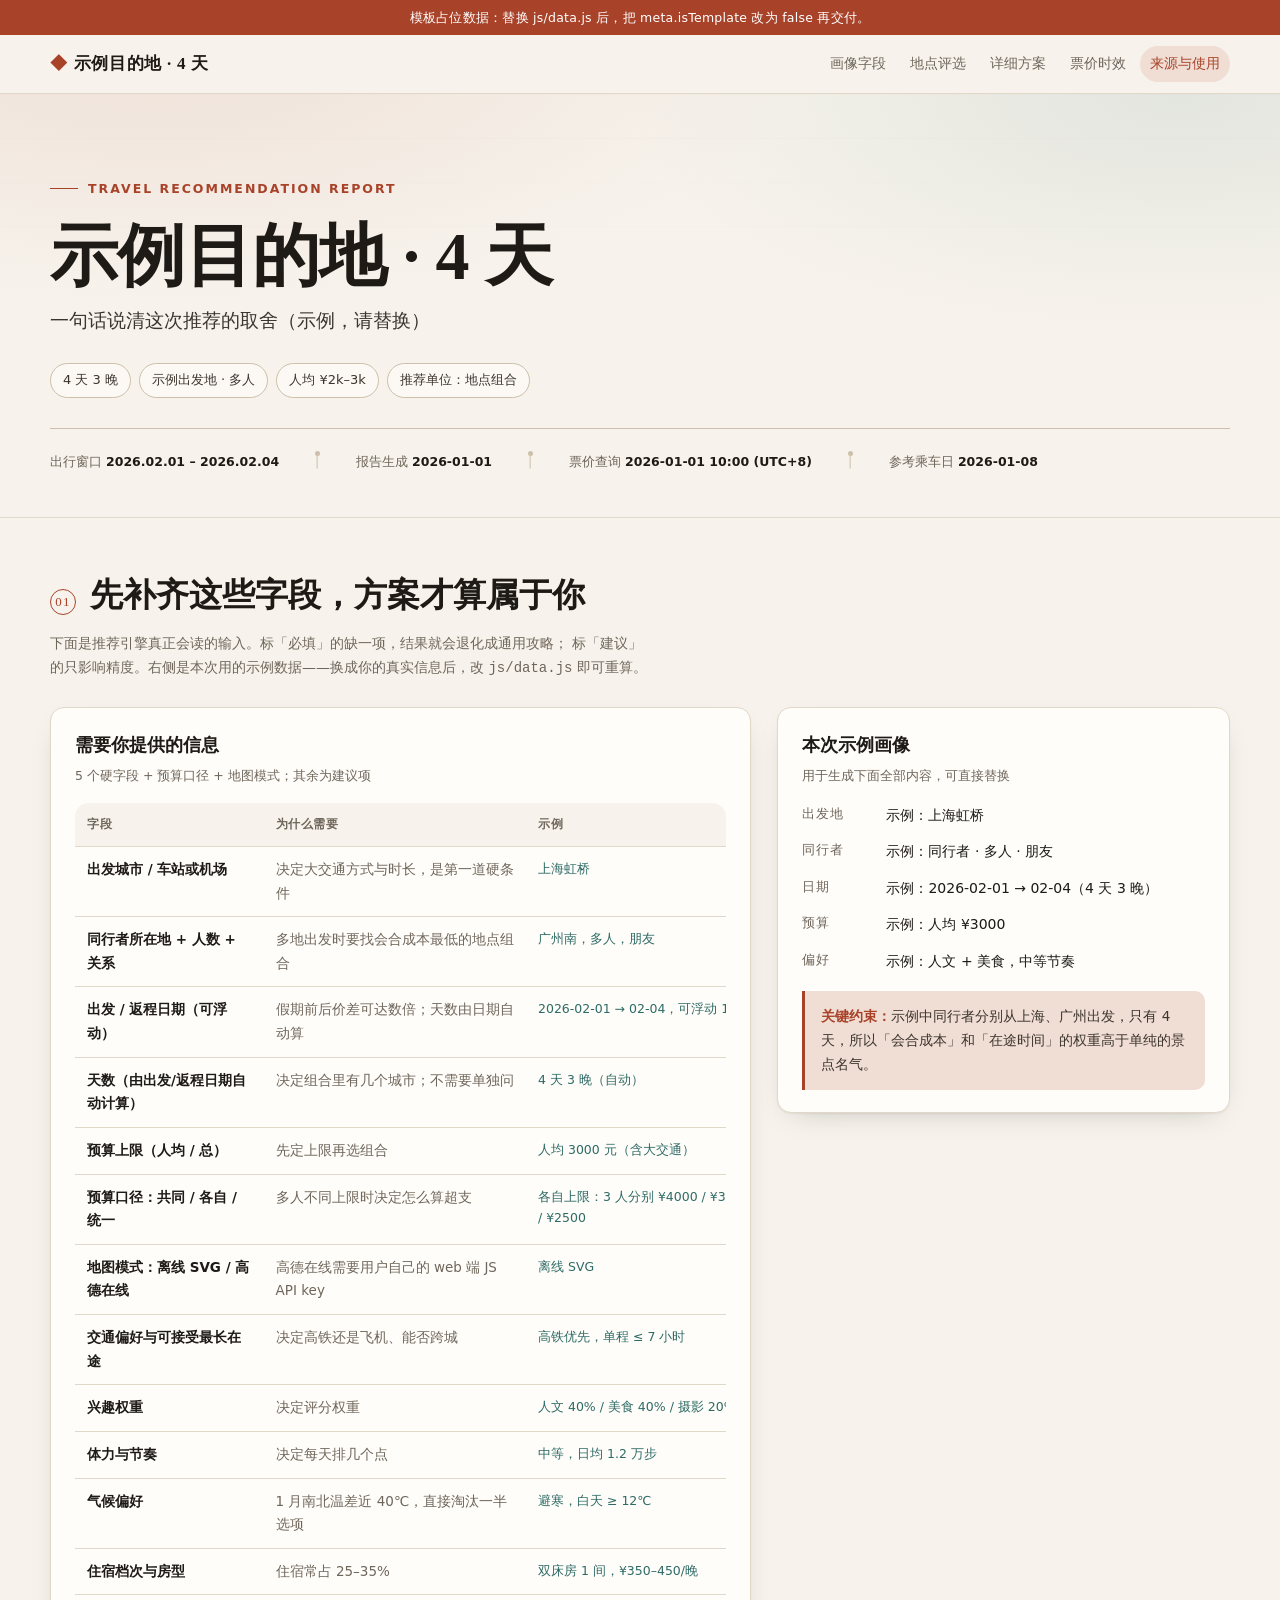
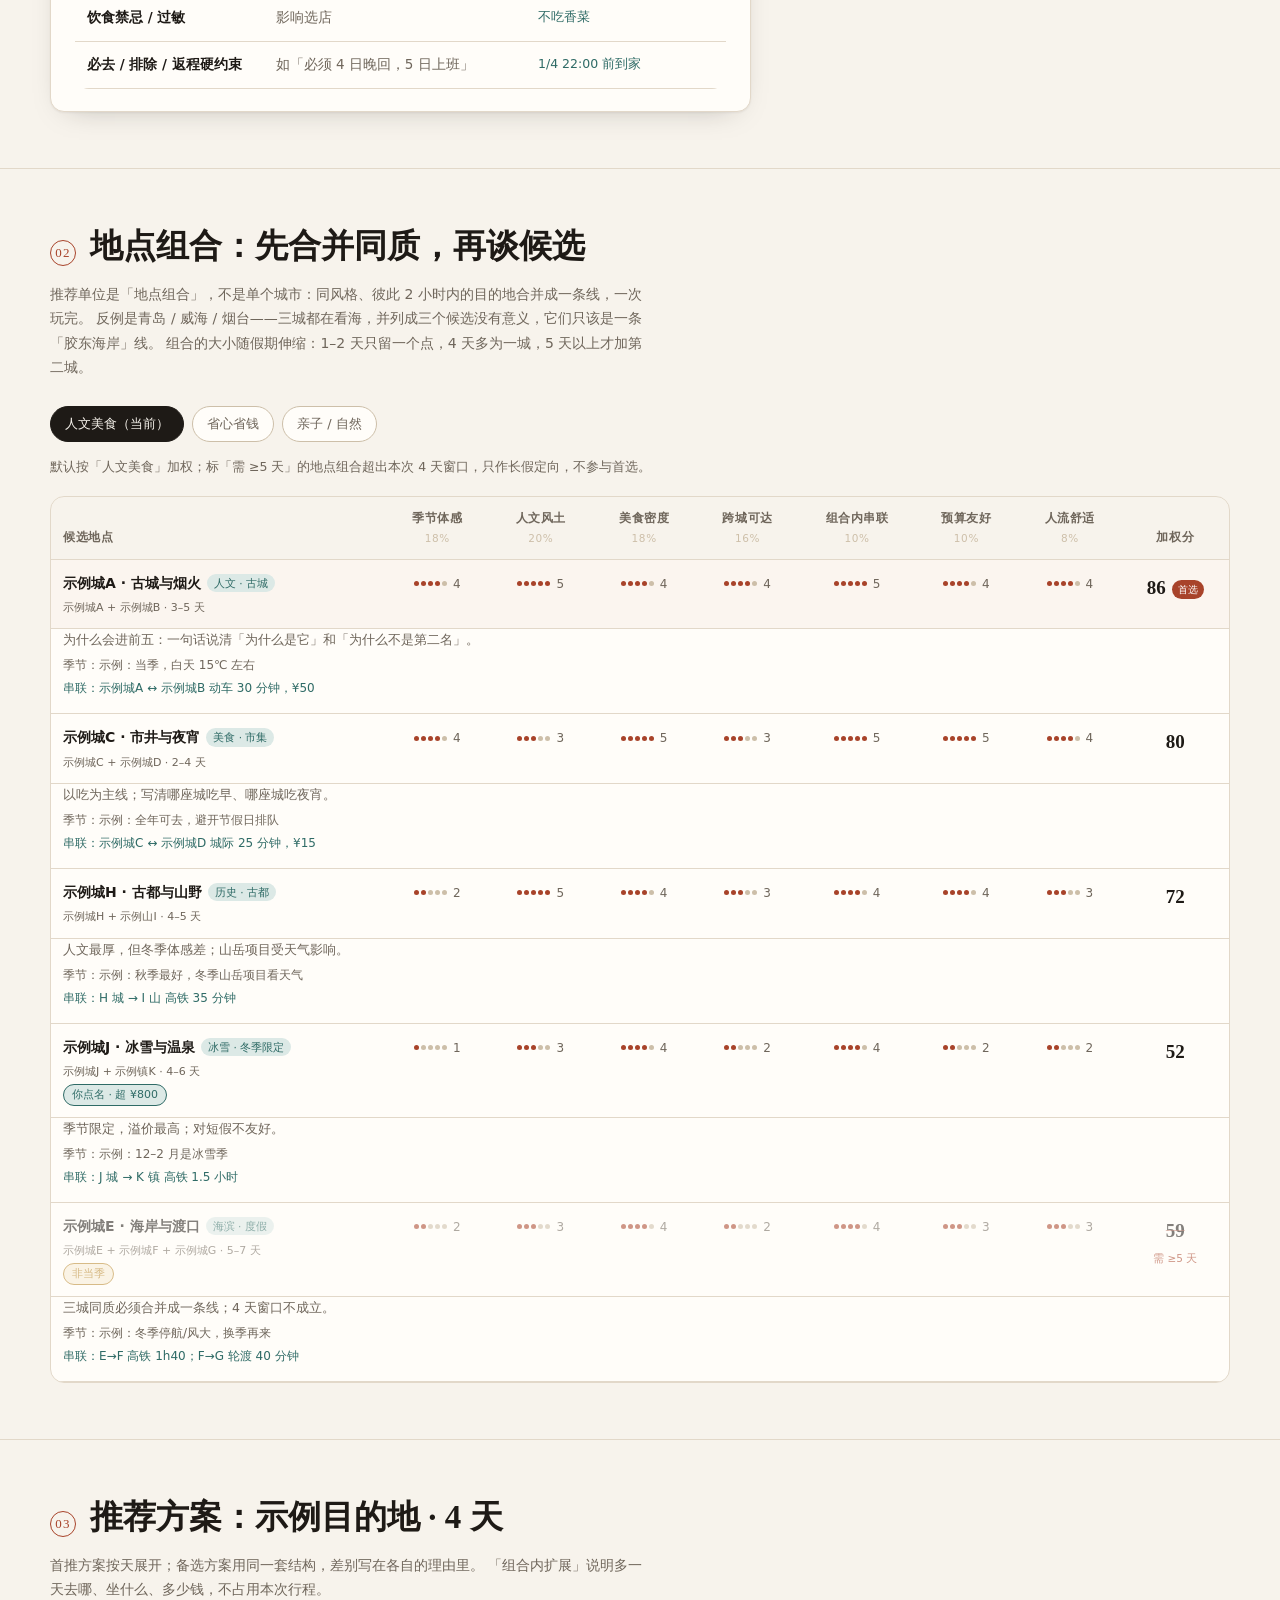
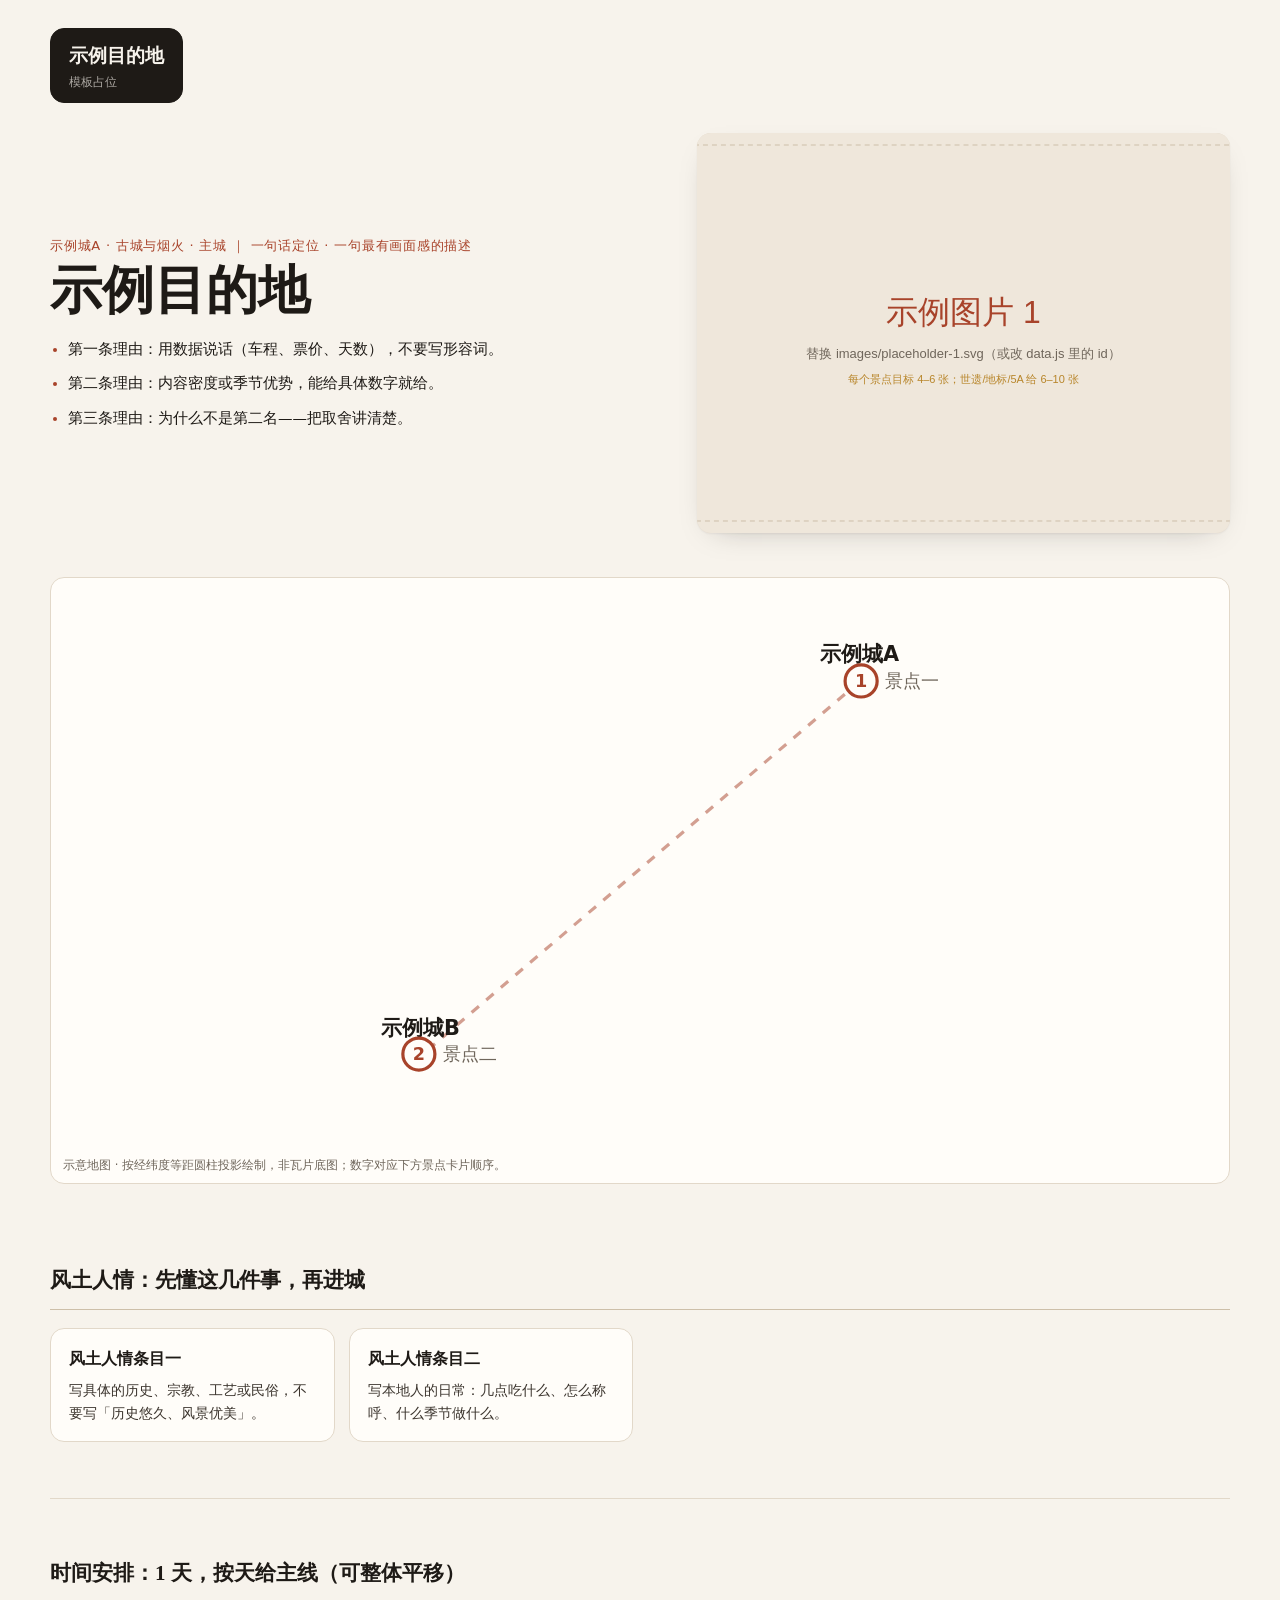
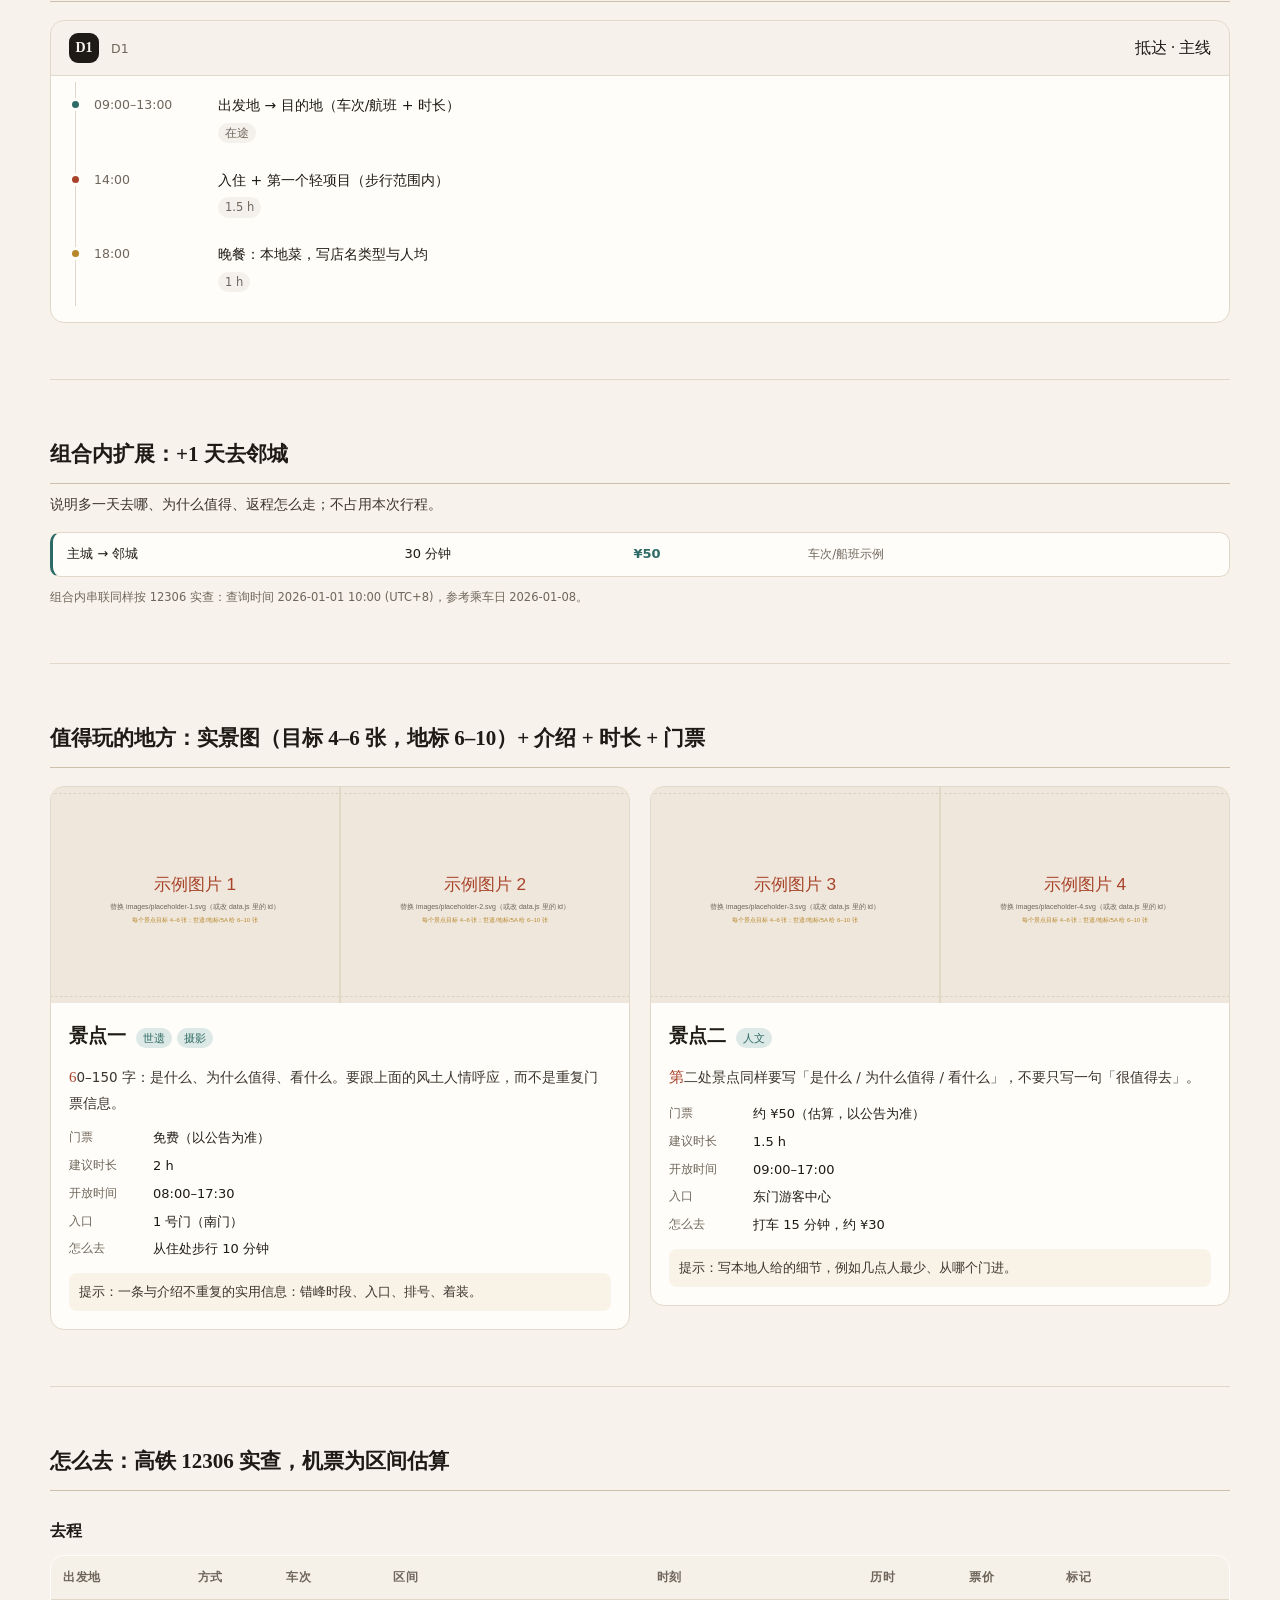
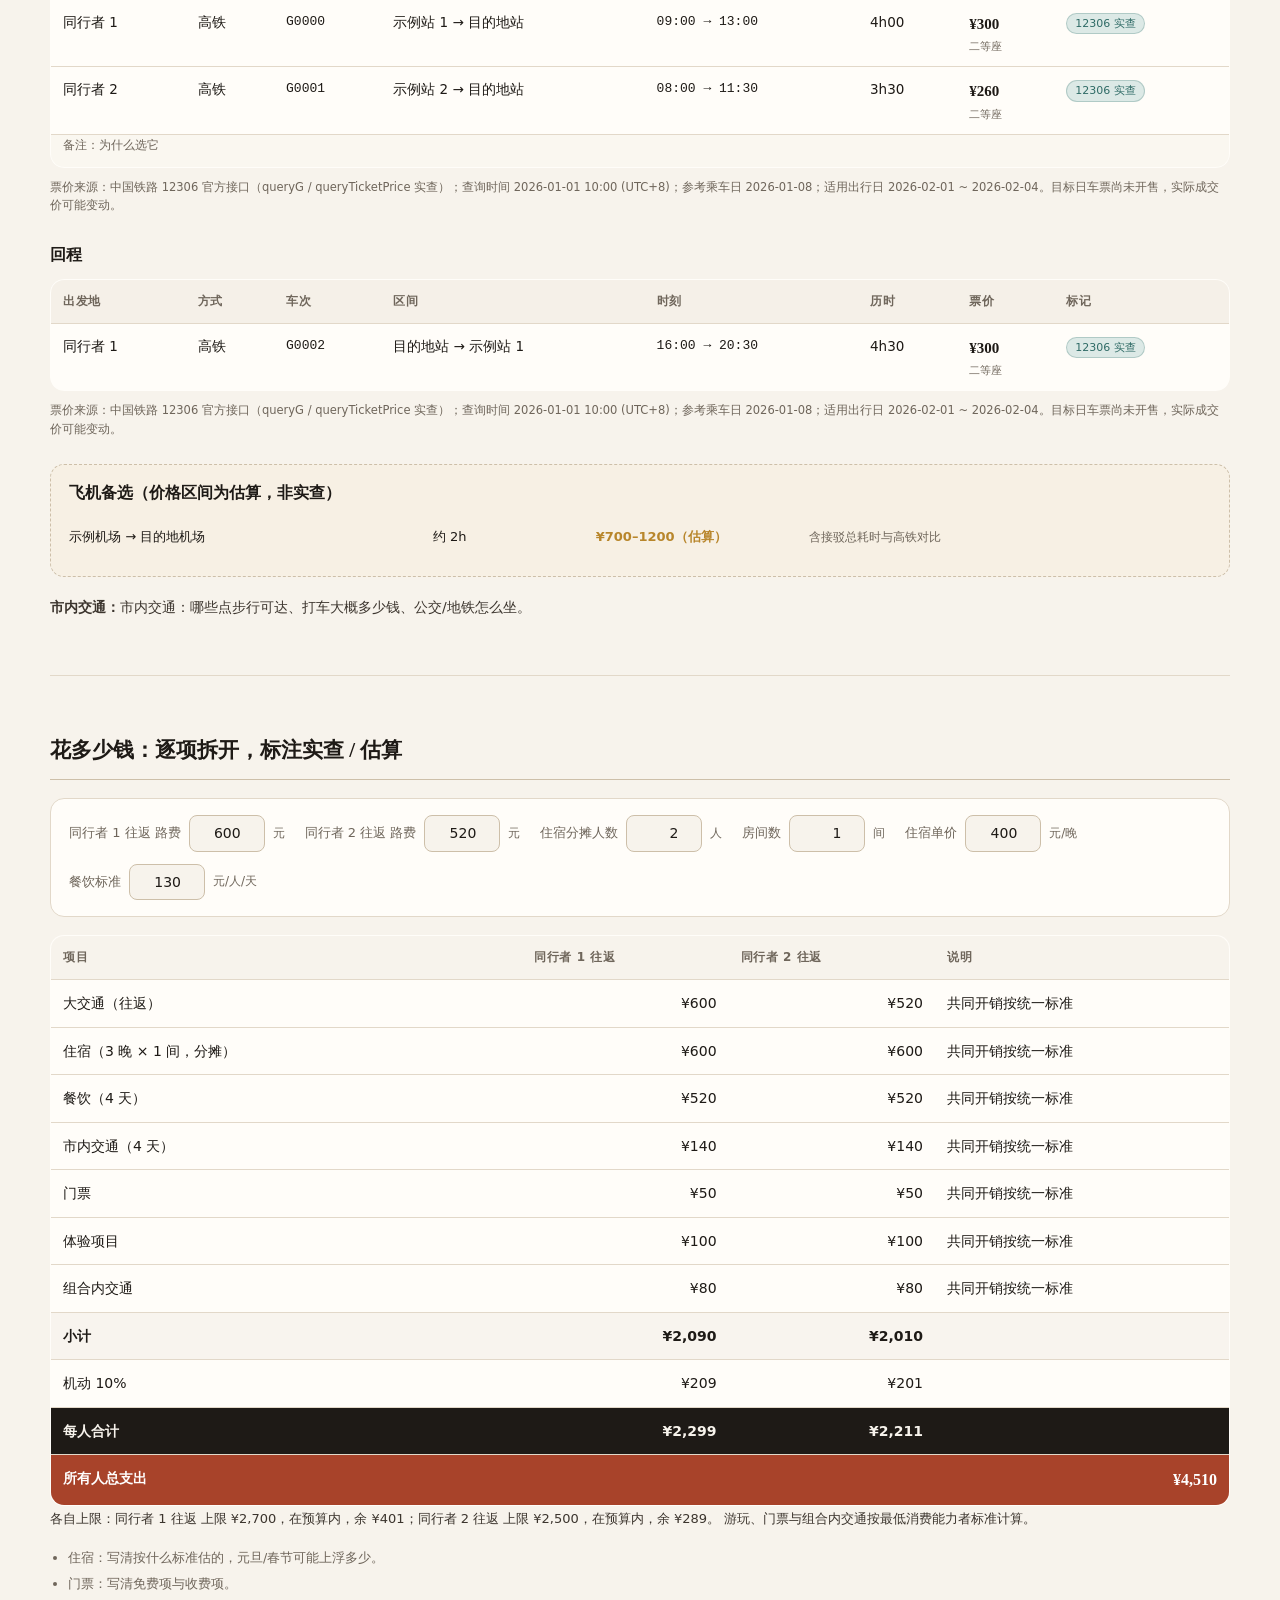
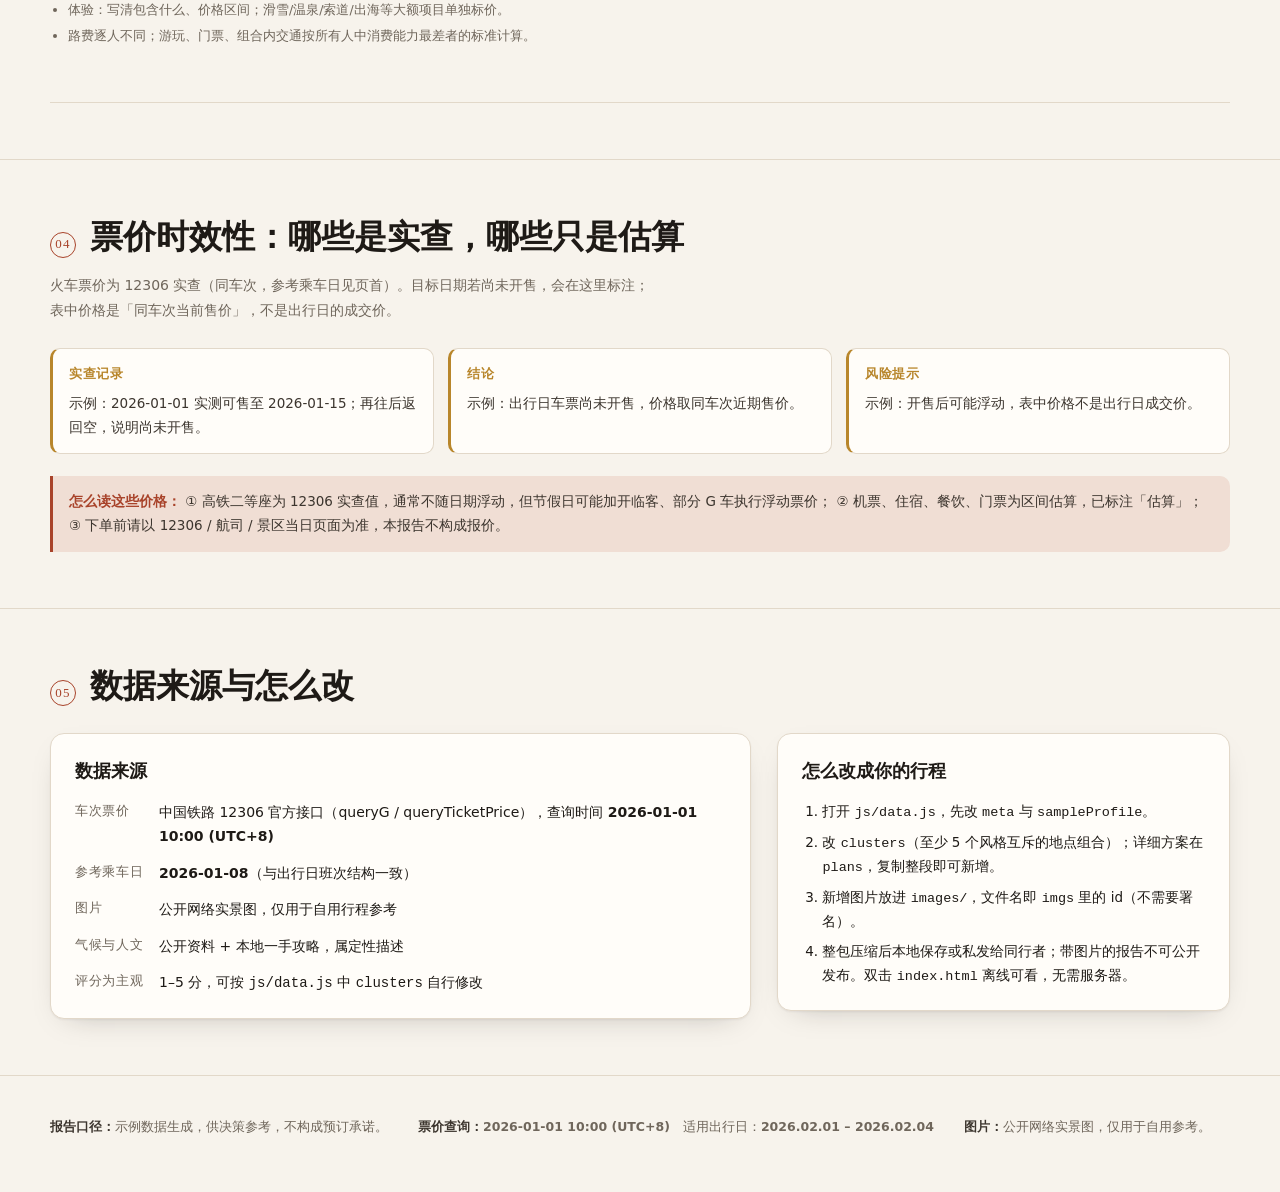
<file: chinese-travel-recommend/assets/report-template/index.html>
<!DOCTYPE html>
<html lang="zh-CN">
<head>
<meta charset="UTF-8">
<meta name="viewport" content="width=device-width, initial-scale=1">
<title>示例目的地 · 4 天｜多地出发旅行推荐报告</title>
<meta name="description" content="基于用户画像与多地出发条件的目的地评分、逐日行程、景点实景图、12306 实查车次票价与费用估算。">
<link rel="stylesheet" href="css/style.css">
</head>
<body>

<header class="topbar">
  <div class="wrap topbar-inner">
    <div class="brand"><em>◆</em><span id="brand-text">旅行推荐报告</span></div>
    <nav class="nav" aria-label="章节导航">
      <a href="#profile">画像字段</a>
      <a href="#score">地点评选</a>
      <a href="#plan">详细方案</a>
      <a href="#fare">票价时效</a>
      <a href="#sources">来源与使用</a>
    </nav>
  </div>
</header>

<main>

  <!-- ================= HERO ================= -->
  <section class="hero">
    <div class="wrap">
      <span class="eyebrow">Travel Recommendation Report</span>
      <h1 id="hero-title">示例目的地 · 4 天</h1>
      <p class="hero-sub" id="hero-sub"></p>
      <div class="chips" id="hero-chips"></div>
      <div class="meta-row">
        <span>出行窗口 <b data-trip-range></b></span>
        <span class="dot">|</span>
        <span>报告生成 <b id="meta-built"></b></span>
        <span class="dot">|</span>
        <span>票价查询 <b id="meta-fare"></b></span>
        <span class="dot">|</span>
        <span>参考乘车日 <b id="meta-ref"></b></span>
      </div>
    </div>
  </section>

  <!-- ================= 01 画像 ================= -->
  <section class="block" id="profile">
    <div class="wrap">
      <div class="sec-head">
        <span class="sec-no">01</span>
        <h2 class="sec-title">先补齐这些字段，方案才算属于你</h2>
      </div>
      <p class="sec-desc">
        下面是推荐引擎真正会读的输入。标「必填」的缺一项，结果就会退化成通用攻略；
        标「建议」的只影响精度。右侧是本次用的示例数据——换成你的真实信息后，改 <code>js/data.js</code> 即可重算。
      </p>

      <div class="profile-grid">
        <div class="card">
          <h3>需要你提供的信息</h3>
          <p class="card-sub">5 个硬字段 + 预算口径 + 地图模式；其余为建议项</p>
          <div class="table-scroll" style="border:none;background:transparent">
            <table id="profile-fields">
              <thead>
                <tr><th>字段</th><th>为什么需要</th><th>示例</th><th>优先级</th></tr>
              </thead>
              <tbody></tbody>
            </table>
          </div>
        </div>

        <aside class="card">
          <h3>本次示例画像</h3>
          <p class="card-sub">用于生成下面全部内容，可直接替换</p>
          <div class="kv-list" id="profile-sample"></div>
          <div class="notice">
            <strong>关键约束：</strong>示例中同行者分别从上海、广州出发，只有 4 天，所以「会合成本」和「在途时间」的权重高于单纯的景点名气。
          </div>
        </aside>
      </div>
    </div>
  </section>

  <!-- ================= 02 评选 ================= -->
  <section class="block" id="score">
    <div class="wrap">
      <div class="sec-head">
        <span class="sec-no">02</span>
        <h2 class="sec-title">地点组合：先合并同质，再谈候选</h2>
      </div>
      <p class="sec-desc">
        推荐单位是「地点组合」，不是单个城市：同风格、彼此 2 小时内的目的地合并成一条线，一次玩完。
        反例是青岛 / 威海 / 烟台——三城都在看海，并列成三个候选没有意义，它们只该是一条「胶东海岸」线。
        组合的大小随假期伸缩：1–2 天只留一个点，4 天多为一城，5 天以上才加第二城。
      </p>

      <div class="score-toolbar">
        <div id="preset-switch" role="group" aria-label="权重预设"></div>
      </div>
      <p class="hint" id="score-hint">默认按「人文美食」加权；标「需 ≥5 天」的地点组合超出本次 4 天窗口，只作长假定向，不参与首选。</p>

      <div class="table-scroll">
        <table id="score-table"></table>
      </div>
    </div>
  </section>

  <!-- ================= 03 方案 ================= -->
  <section class="block" id="plan">
    <div class="wrap">
      <div class="sec-head">
        <span class="sec-no">03</span>
        <h2 class="sec-title" id="plan-title">推荐方案</h2>
      </div>
      <p class="sec-desc">
        首推方案按天展开；备选方案用同一套结构，差别写在各自的理由里。
        「组合内扩展」说明多一天去哪、坐什么、多少钱，不占用本次行程。
      </p>

      <div id="plan-tabs" role="tablist"></div>
      <div id="plan-body"></div>
    </div>
  </section>

  <!-- ================= 04 票价时效 ================= -->
  <section class="block" id="fare">
    <div class="wrap">
      <div class="sec-head">
        <span class="sec-no">04</span>
        <h2 class="sec-title">票价时效性：哪些是实查，哪些只是估算</h2>
      </div>
      <p class="sec-desc">
        火车票价为 12306 实查（同车次，参考乘车日见页首）。目标日期若尚未开售，会在这里标注；
        表中价格是「同车次当前售价」，不是出行日的成交价。
      </p>

      <div class="fare-panel">
        <div class="fare-item">
          <h4>实查记录</h4>
          <p id="presale-observed"></p>
        </div>
        <div class="fare-item">
          <h4>结论</h4>
          <p id="presale-conclusion"></p>
        </div>
        <div class="fare-item">
          <h4>风险提示</h4>
          <p id="presale-risk"></p>
        </div>
      </div>

      <div class="notice" style="margin-top:22px">
        <strong>怎么读这些价格：</strong>
        ① 高铁二等座为 12306 实查值，通常不随日期浮动，但节假日可能加开临客、部分 G 车执行浮动票价；
        ② 机票、住宿、餐饮、门票为区间估算，已标注「估算」；
        ③ 下单前请以 12306 / 航司 / 景区当日页面为准，本报告不构成报价。
      </div>
    </div>
  </section>

  <!-- ================= 05 来源 ================= -->
  <section class="block" id="sources">
    <div class="wrap">
      <div class="sec-head">
        <span class="sec-no">05</span>
        <h2 class="sec-title">数据来源与怎么改</h2>
      </div>

      <div class="profile-grid">
        <div class="card">
          <h3>数据来源</h3>
          <div class="kv-list" style="margin-top:12px">
            <div class="kv"><span class="k">车次票价</span><span class="v">中国铁路 12306 官方接口（queryG / queryTicketPrice），查询时间 <b id="src-query">—</b></span></div>
            <div class="kv"><span class="k">参考乘车日</span><span class="v"><b id="src-ref">—</b>（与出行日班次结构一致）</span></div>
            <div class="kv"><span class="k">图片</span><span class="v">公开网络实景图，仅用于自用行程参考</span></div>
            <div class="kv"><span class="k">气候与人文</span><span class="v">公开资料 + 本地一手攻略，属定性描述</span></div>
            <div class="kv"><span class="k">评分为主观</span><span class="v">1–5 分，可按 <code>js/data.js</code> 中 <code>clusters</code> 自行修改</span></div>
          </div>
        </div>

        <aside class="card">
          <h3>怎么改成你的行程</h3>
          <ol style="margin:12px 0 0;padding-left:20px;font-size:13.5px;display:grid;gap:6px">
            <li>打开 <code>js/data.js</code>，先改 <code>meta</code> 与 <code>sampleProfile</code>。</li>
            <li>改 <code>clusters</code>（至少 5 个风格互斥的地点组合）；详细方案在 <code>plans</code>，复制整段即可新增。</li>
            <li>新增图片放进 <code>images/</code>，文件名即 <code>imgs</code> 里的 id（不需要署名）。</li>
            <li>整包压缩后本地保存或私发给同行者；带图片的报告不可公开发布。双击 <code>index.html</code> 离线可看，无需服务器。</li>
          </ol>
        </aside>
      </div>
    </div>
  </section>

</main>

<footer>
  <div class="wrap foot-grid">
    <span><strong>报告口径：</strong>示例数据生成，供决策参考，不构成预订承诺。</span>
    <span><strong>票价查询：</strong><b id="meta-fare-2"></b>　适用出行日：<b data-trip-range></b></span>
    <span><strong>图片：</strong>公开网络实景图，仅用于自用参考。</span>
  </div>
</footer>

<div class="lightbox" id="lightbox" aria-hidden="true" role="dialog" aria-label="图片预览">
  <button class="lb-close" id="lb-close" type="button" aria-label="关闭">×</button>
  <div>
    <img id="lb-img" alt="">
    <p class="lb-cap" id="lb-cap"></p>
  </div>
</div>

<noscript>
  <div class="wrap" style="padding:24px 0">
    <div class="notice">本报告依赖 JavaScript 渲染数据。请在浏览器中启用 JavaScript 后刷新。</div>
  </div>
</noscript>

<script src="js/data.js"></script>
<script src="js/app.js"></script>
</body>
</html>
</file>
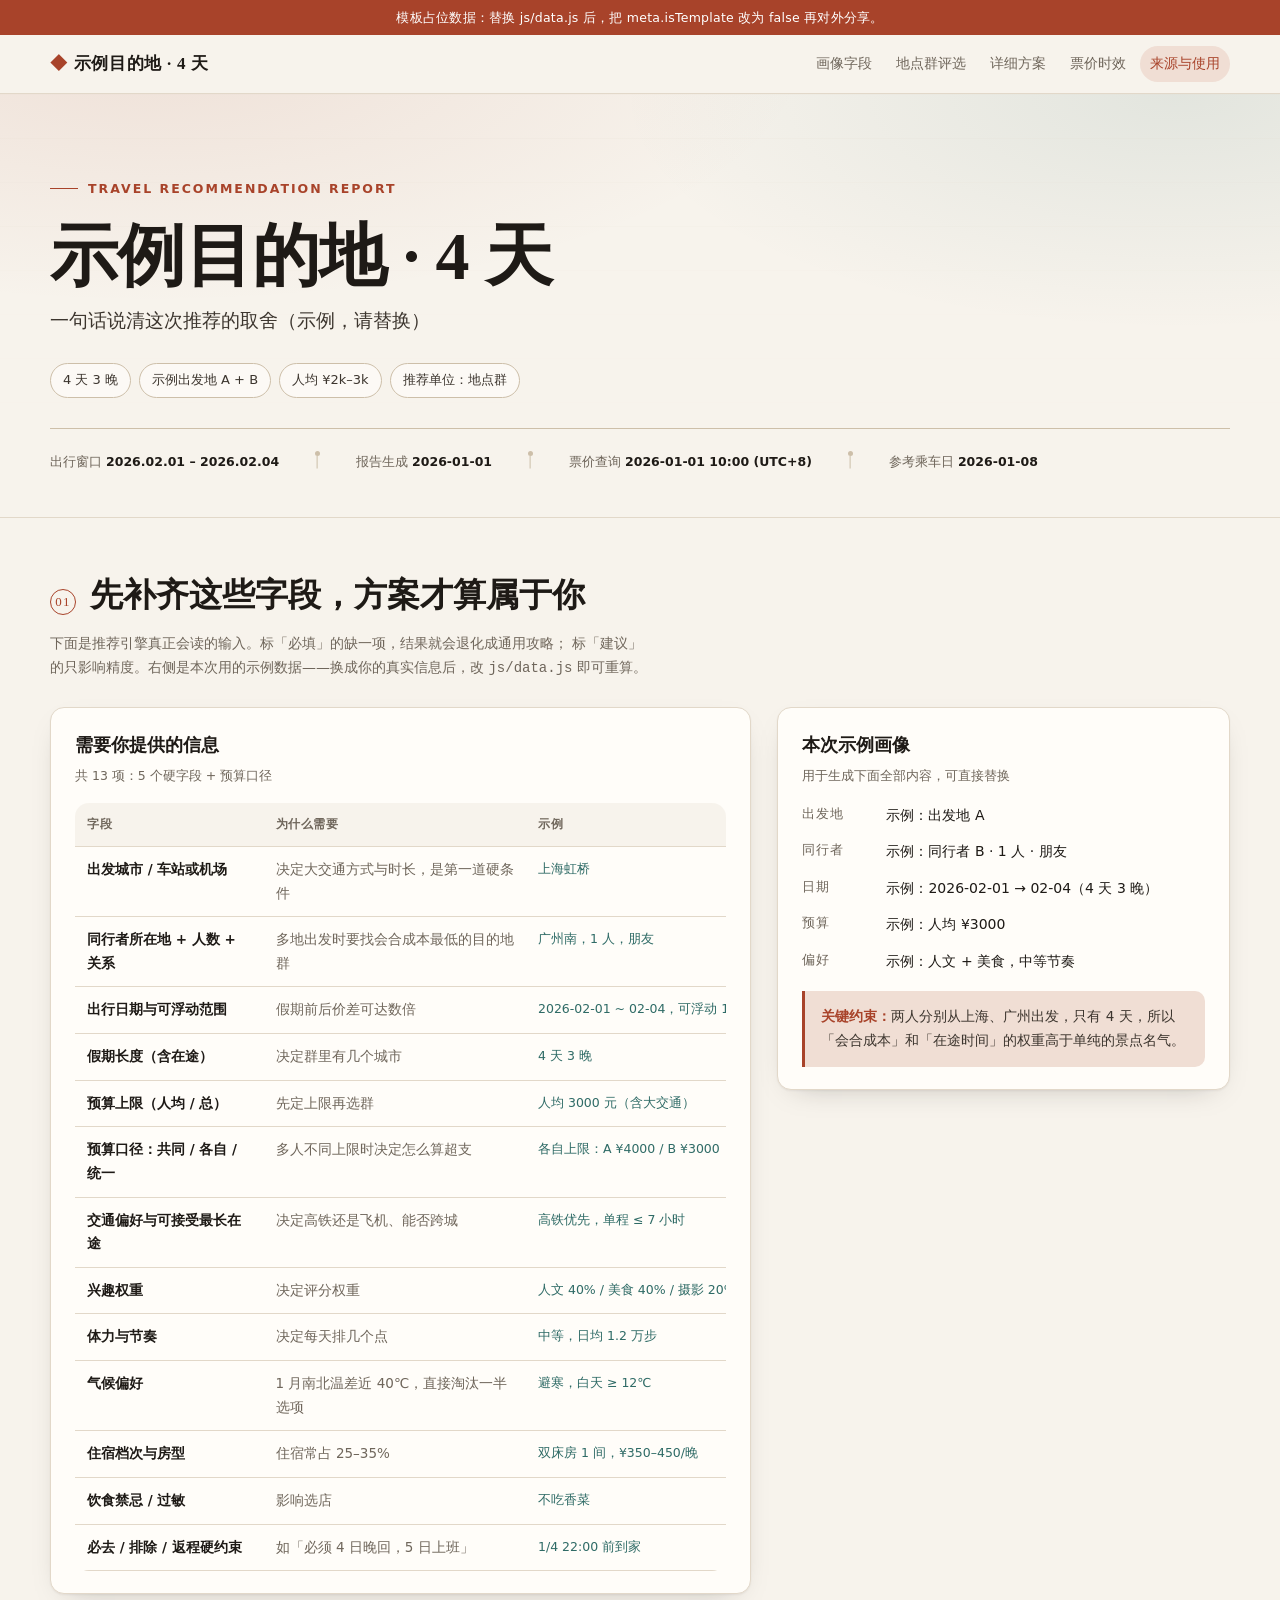
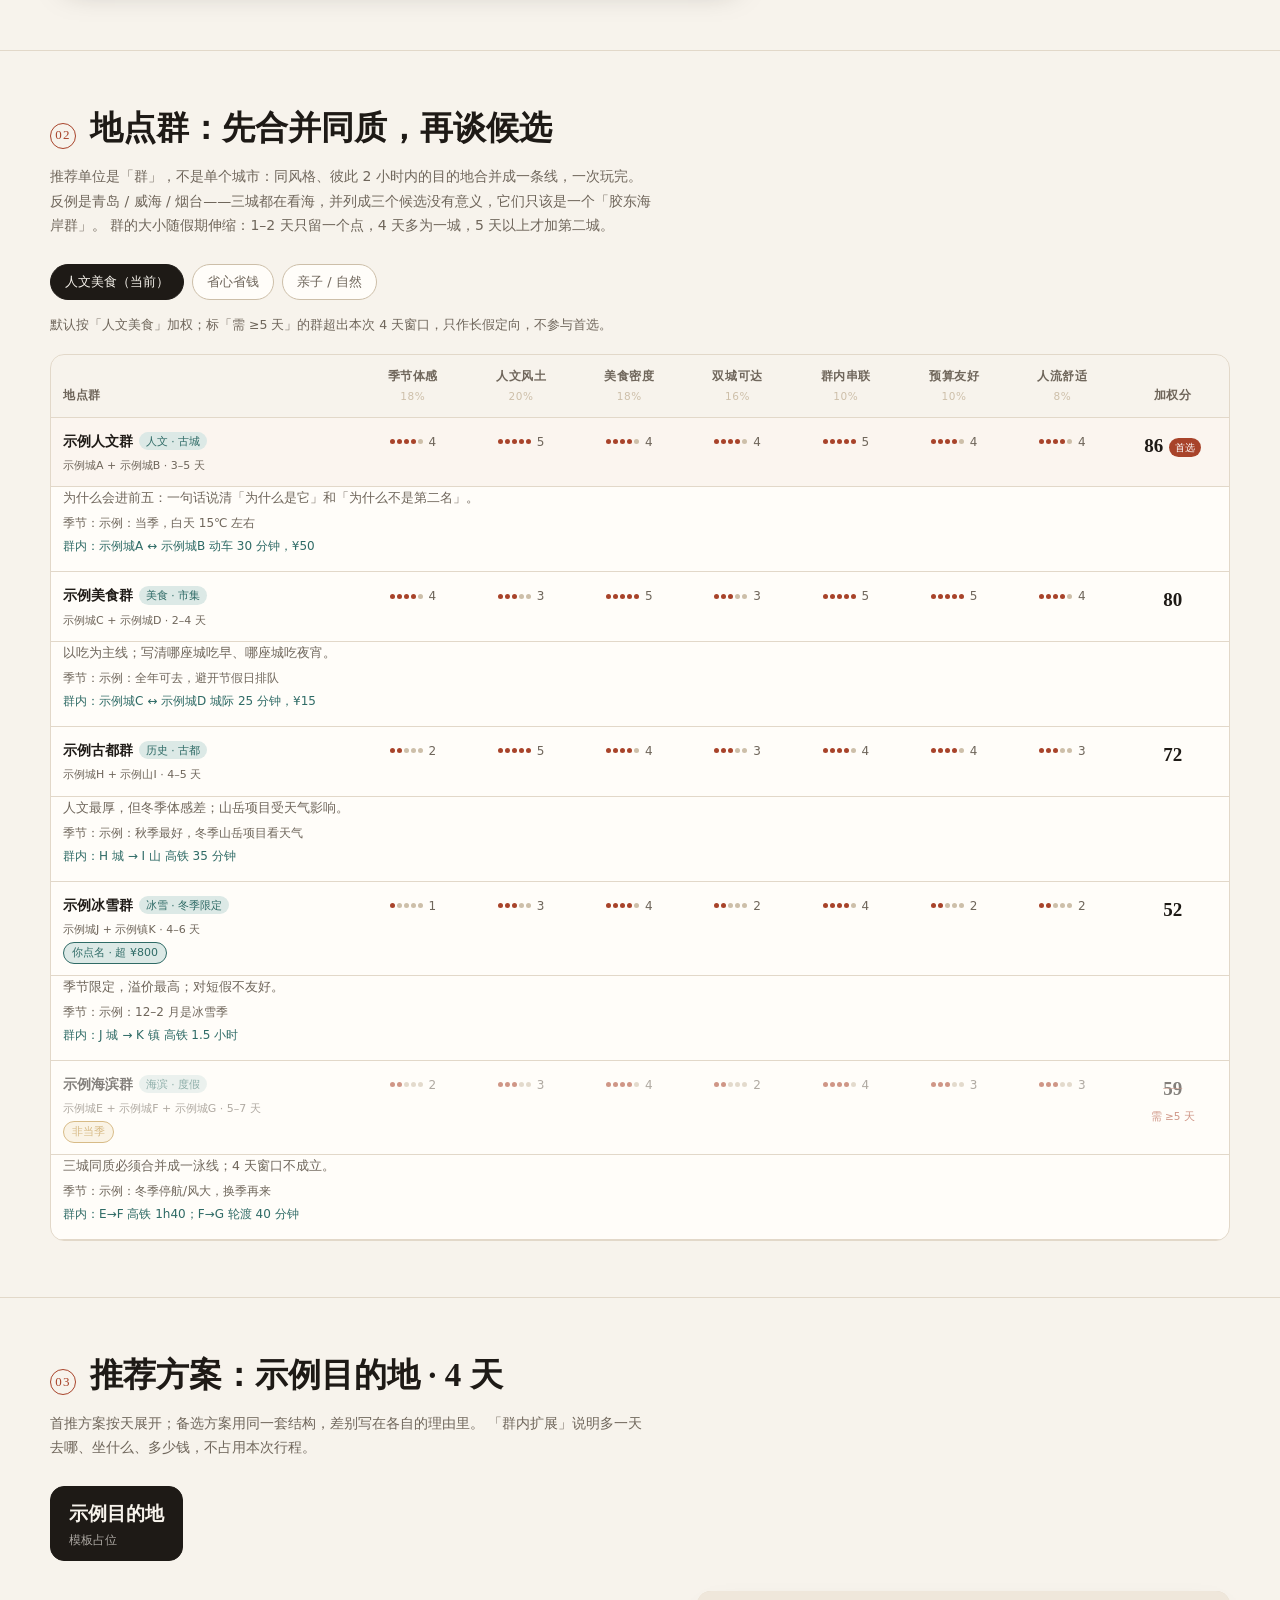
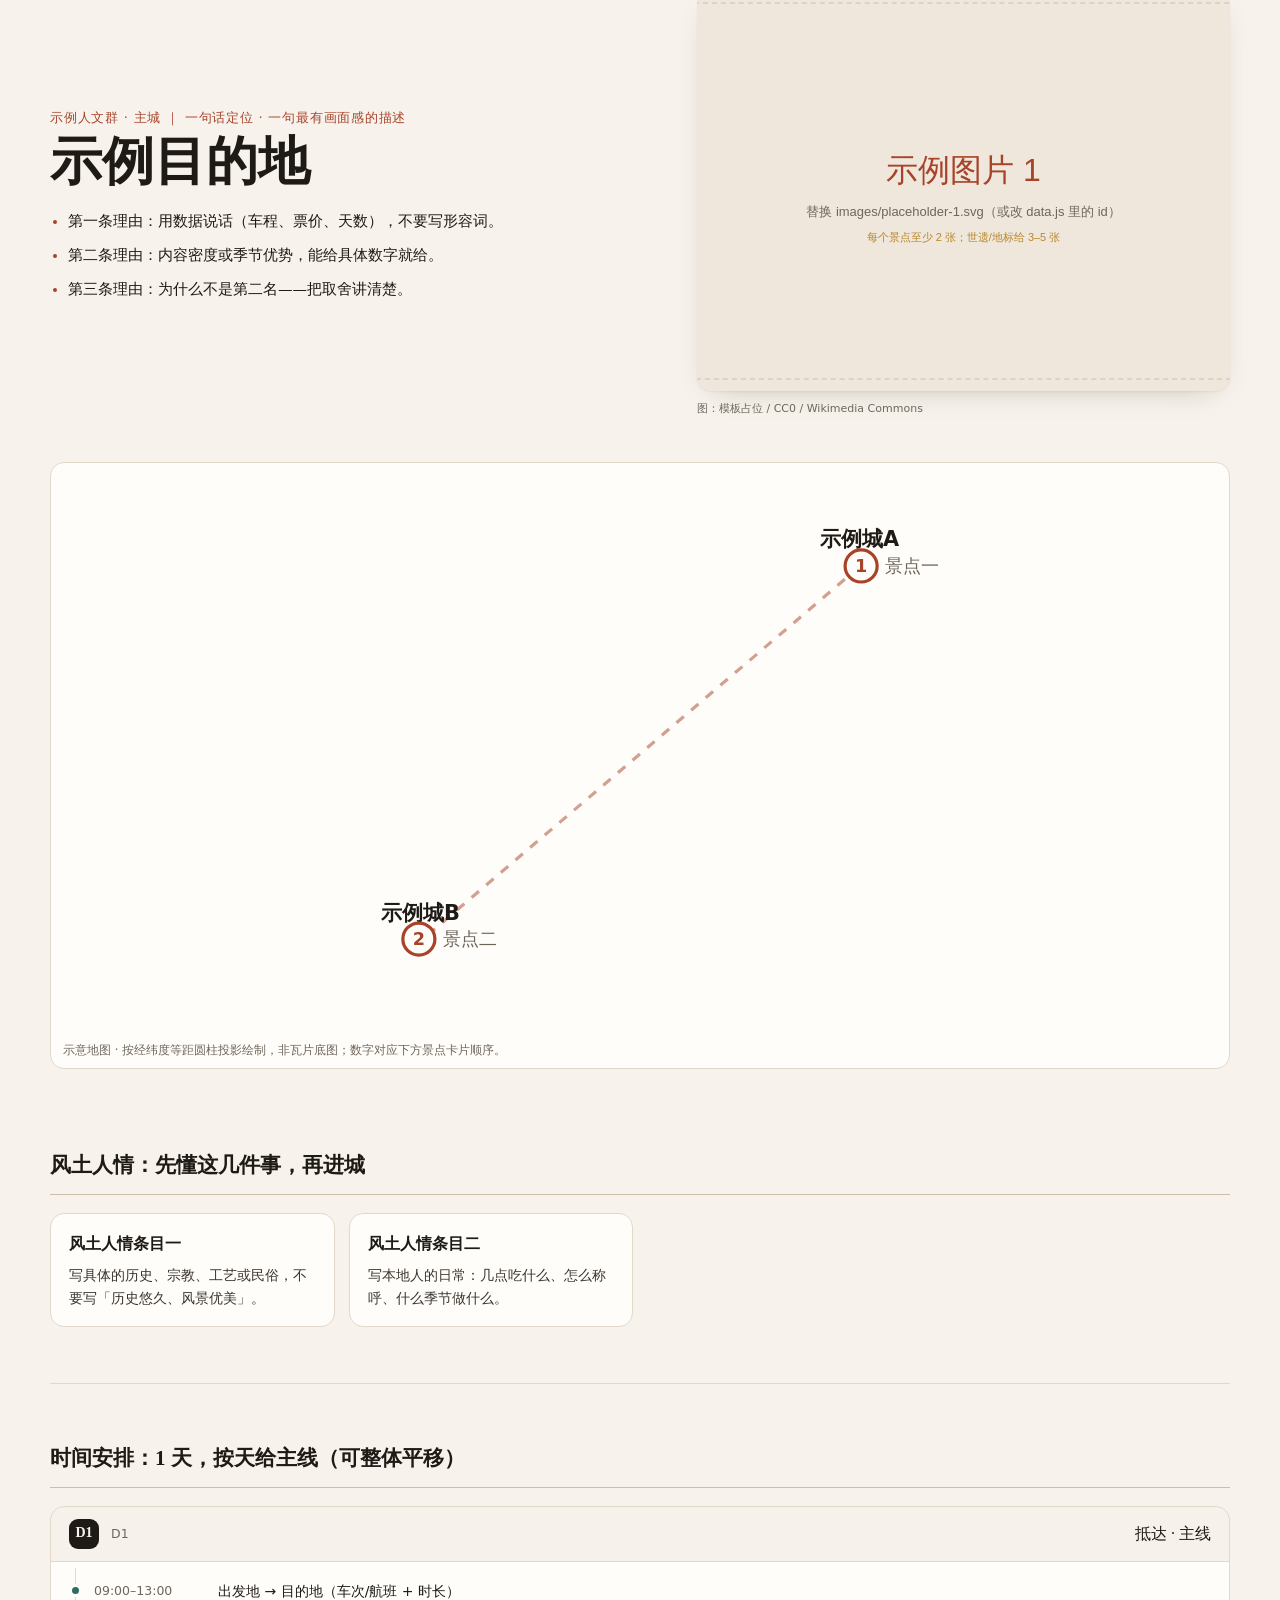
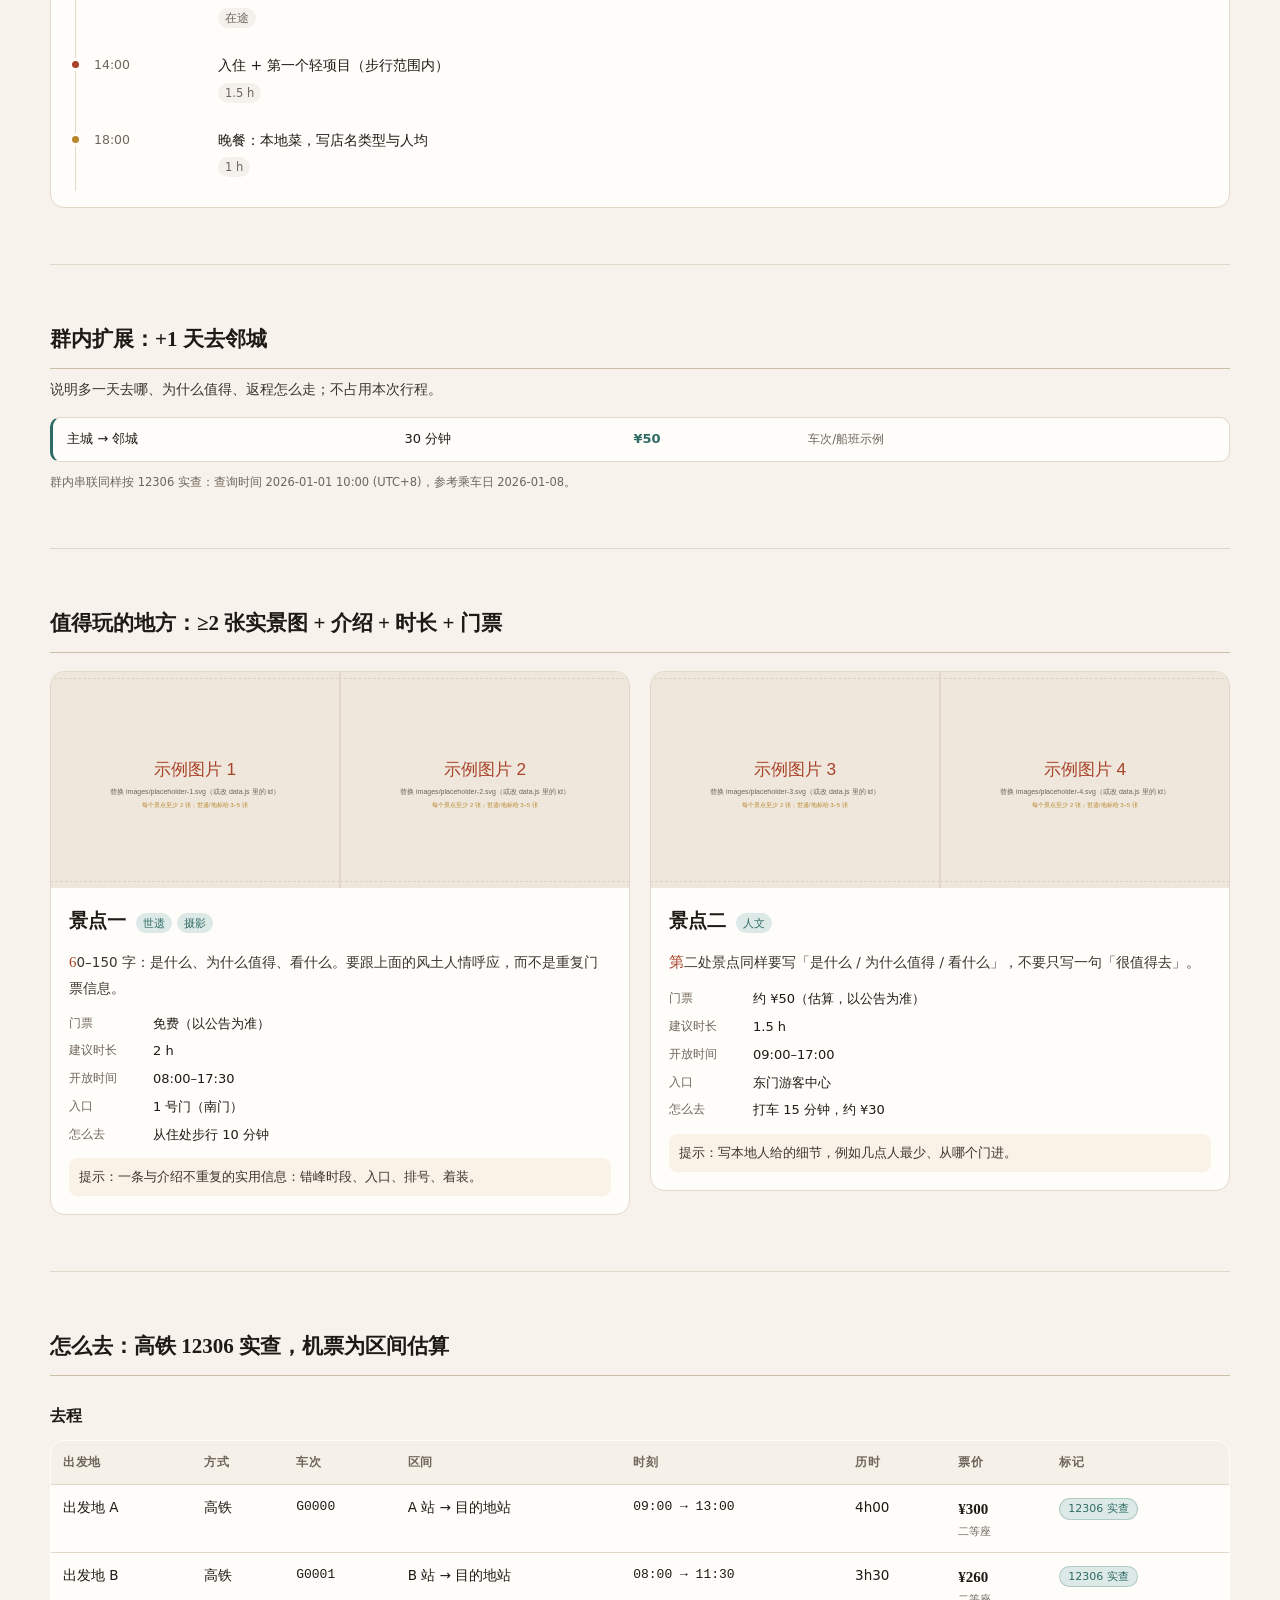
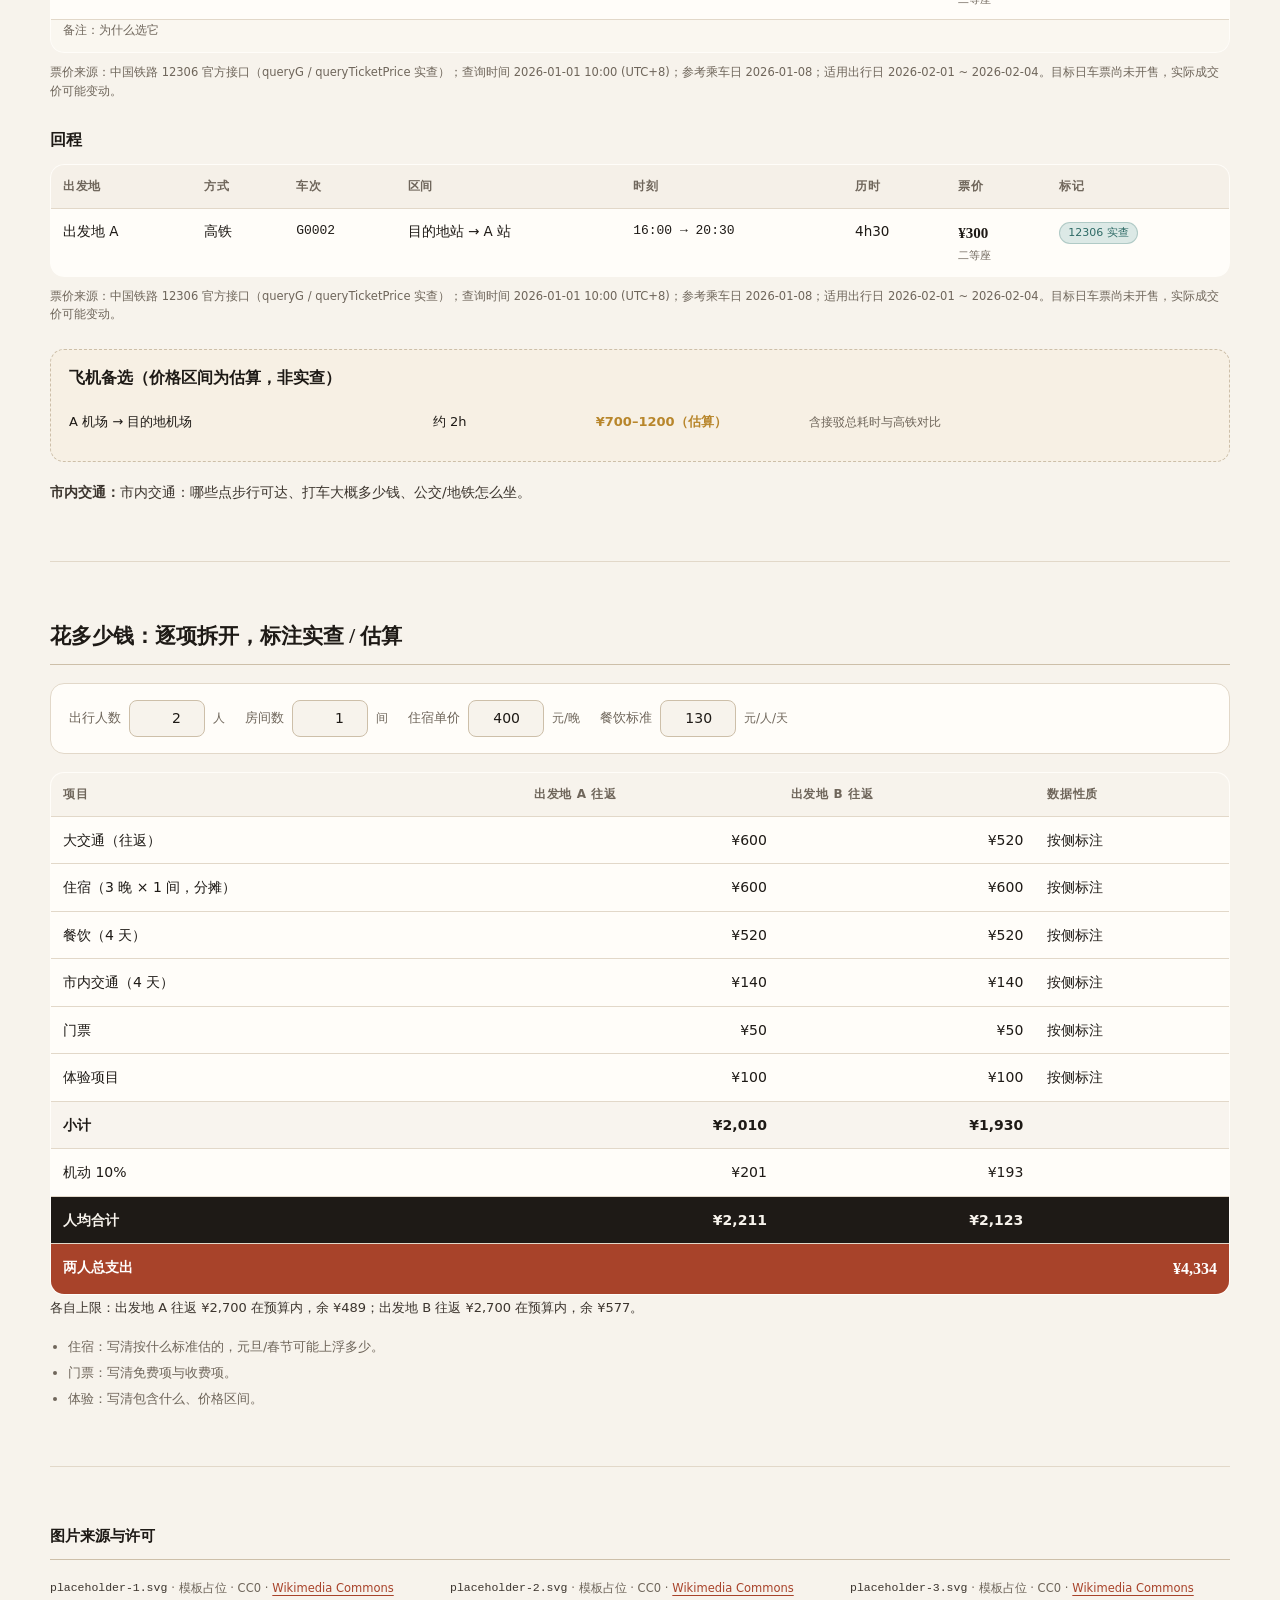
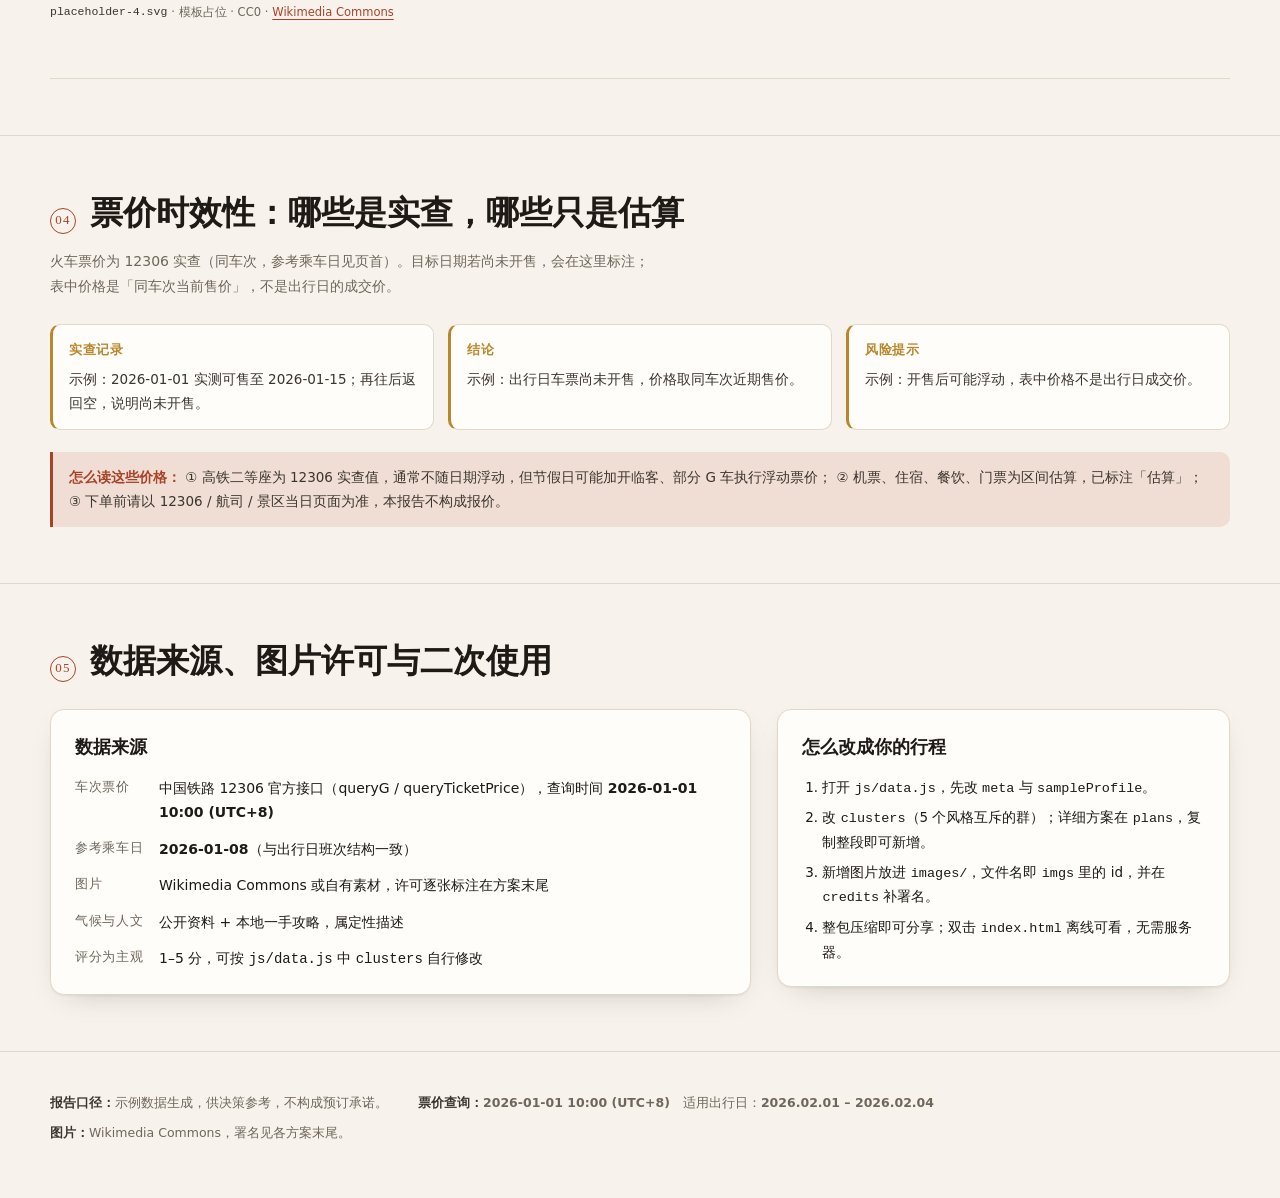
<file: travel-recommend/assets/report-template/index.html>
<!DOCTYPE html>
<html lang="zh-CN">
<head>
<meta charset="UTF-8">
<meta name="viewport" content="width=device-width, initial-scale=1">
<title>元旦 4 天 · 泉州｜双城出发旅行推荐报告</title>
<meta name="description" content="基于用户画像与双城出发条件的目的地评分、泉州 4 天行程、景点实景图、12306 实查车次票价与费用估算。">
<link rel="stylesheet" href="css/style.css">
</head>
<body>

<header class="topbar">
  <div class="wrap topbar-inner">
    <div class="brand"><em>◆</em><span id="brand-text">旅行推荐报告</span></div>
    <nav class="nav" aria-label="章节导航">
      <a href="#profile">画像字段</a>
      <a href="#score">地点群评选</a>
      <a href="#plan">详细方案</a>
      <a href="#fare">票价时效</a>
      <a href="#sources">来源与使用</a>
    </nav>
  </div>
</header>

<main>

  <!-- ================= HERO ================= -->
  <section class="hero">
    <div class="wrap">
      <span class="eyebrow">Travel Recommendation Report</span>
      <h1 id="hero-title">元旦 4 天 · 泉州</h1>
      <p class="hero-sub" id="hero-sub"></p>
      <div class="chips" id="hero-chips"></div>
      <div class="meta-row">
        <span>出行窗口 <b data-trip-range></b></span>
        <span class="dot">|</span>
        <span>报告生成 <b id="meta-built"></b></span>
        <span class="dot">|</span>
        <span>票价查询 <b id="meta-fare"></b></span>
        <span class="dot">|</span>
        <span>参考乘车日 <b id="meta-ref"></b></span>
      </div>
    </div>
  </section>

  <!-- ================= 01 画像 ================= -->
  <section class="block" id="profile">
    <div class="wrap">
      <div class="sec-head">
        <span class="sec-no">01</span>
        <h2 class="sec-title">先补齐这些字段，方案才算属于你</h2>
      </div>
      <p class="sec-desc">
        下面是推荐引擎真正会读的输入。标「必填」的缺一项，结果就会退化成通用攻略；
        标「建议」的只影响精度。右侧是本次用的示例数据——换成你的真实信息后，改 <code>js/data.js</code> 即可重算。
      </p>

      <div class="profile-grid">
        <div class="card">
          <h3>需要你提供的信息</h3>
          <p class="card-sub">共 13 项：5 个硬字段 + 预算口径</p>
          <div class="table-scroll" style="border:none;background:transparent">
            <table id="profile-fields">
              <thead>
                <tr><th>字段</th><th>为什么需要</th><th>示例</th><th>优先级</th></tr>
              </thead>
              <tbody></tbody>
            </table>
          </div>
        </div>

        <aside class="card">
          <h3>本次示例画像</h3>
          <p class="card-sub">用于生成下面全部内容，可直接替换</p>
          <div class="kv-list" id="profile-sample"></div>
          <div class="notice">
            <strong>关键约束：</strong>两人分别从上海、广州出发，只有 4 天，所以「会合成本」和「在途时间」的权重高于单纯的景点名气。
          </div>
        </aside>
      </div>
    </div>
  </section>

  <!-- ================= 02 评选 ================= -->
  <section class="block" id="score">
    <div class="wrap">
      <div class="sec-head">
        <span class="sec-no">02</span>
        <h2 class="sec-title">地点群：先合并同质，再谈候选</h2>
      </div>
      <p class="sec-desc">
        推荐单位是「群」，不是单个城市：同风格、彼此 2 小时内的目的地合并成一条线，一次玩完。
        反例是青岛 / 威海 / 烟台——三城都在看海，并列成三个候选没有意义，它们只该是一个「胶东海岸群」。
        群的大小随假期伸缩：1–2 天只留一个点，4 天多为一城，5 天以上才加第二城。
      </p>

      <div class="score-toolbar">
        <div id="preset-switch" role="group" aria-label="权重预设"></div>
      </div>
      <p class="hint" id="score-hint">默认按「人文美食」加权；标「需 ≥5 天」的群超出本次 4 天窗口，只作长假定向，不参与首选。</p>

      <div class="table-scroll">
        <table id="score-table"></table>
      </div>
    </div>
  </section>

  <!-- ================= 03 方案 ================= -->
  <section class="block" id="plan">
    <div class="wrap">
      <div class="sec-head">
        <span class="sec-no">03</span>
        <h2 class="sec-title" id="plan-title">推荐方案</h2>
      </div>
      <p class="sec-desc">
        首推方案按天展开；备选方案用同一套结构，差别写在各自的理由里。
        「群内扩展」说明多一天去哪、坐什么、多少钱，不占用本次行程。
      </p>

      <div id="plan-tabs" role="tablist"></div>
      <div id="plan-body"></div>
    </div>
  </section>

  <!-- ================= 04 票价时效 ================= -->
  <section class="block" id="fare">
    <div class="wrap">
      <div class="sec-head">
        <span class="sec-no">04</span>
        <h2 class="sec-title">票价时效性：哪些是实查，哪些只是估算</h2>
      </div>
      <p class="sec-desc">
        火车票价为 12306 实查（同车次，参考乘车日见页首）。目标日期若尚未开售，会在这里标注；
        表中价格是「同车次当前售价」，不是出行日的成交价。
      </p>

      <div class="fare-panel">
        <div class="fare-item">
          <h4>实查记录</h4>
          <p id="presale-observed"></p>
        </div>
        <div class="fare-item">
          <h4>结论</h4>
          <p id="presale-conclusion"></p>
        </div>
        <div class="fare-item">
          <h4>风险提示</h4>
          <p id="presale-risk"></p>
        </div>
      </div>

      <div class="notice" style="margin-top:22px">
        <strong>怎么读这些价格：</strong>
        ① 高铁二等座为 12306 实查值，通常不随日期浮动，但节假日可能加开临客、部分 G 车执行浮动票价；
        ② 机票、住宿、餐饮、门票为区间估算，已标注「估算」；
        ③ 下单前请以 12306 / 航司 / 景区当日页面为准，本报告不构成报价。
      </div>
    </div>
  </section>

  <!-- ================= 05 来源 ================= -->
  <section class="block" id="sources">
    <div class="wrap">
      <div class="sec-head">
        <span class="sec-no">05</span>
        <h2 class="sec-title">数据来源、图片许可与二次使用</h2>
      </div>

      <div class="profile-grid">
        <div class="card">
          <h3>数据来源</h3>
          <div class="kv-list" style="margin-top:12px">
            <div class="kv"><span class="k">车次票价</span><span class="v">中国铁路 12306 官方接口（queryG / queryTicketPrice），查询时间 <b id="src-query">—</b></span></div>
            <div class="kv"><span class="k">参考乘车日</span><span class="v"><b id="src-ref">—</b>（与出行日班次结构一致）</span></div>
            <div class="kv"><span class="k">图片</span><span class="v">Wikimedia Commons 或自有素材，许可逐张标注在方案末尾</span></div>
            <div class="kv"><span class="k">气候与人文</span><span class="v">公开资料 + 本地一手攻略，属定性描述</span></div>
            <div class="kv"><span class="k">评分为主观</span><span class="v">1–5 分，可按 <code>js/data.js</code> 中 <code>clusters</code> 自行修改</span></div>
          </div>
        </div>

        <aside class="card">
          <h3>怎么改成你的行程</h3>
          <ol style="margin:12px 0 0;padding-left:20px;font-size:13.5px;display:grid;gap:6px">
            <li>打开 <code>js/data.js</code>，先改 <code>meta</code> 与 <code>sampleProfile</code>。</li>
            <li>改 <code>clusters</code>（5 个风格互斥的群）；详细方案在 <code>plans</code>，复制整段即可新增。</li>
            <li>新增图片放进 <code>images/</code>，文件名即 <code>imgs</code> 里的 id，并在 <code>credits</code> 补署名。</li>
            <li>整包压缩即可分享；双击 <code>index.html</code> 离线可看，无需服务器。</li>
          </ol>
        </aside>
      </div>
    </div>
  </section>

</main>

<footer>
  <div class="wrap foot-grid">
    <span><strong>报告口径：</strong>示例数据生成，供决策参考，不构成预订承诺。</span>
    <span><strong>票价查询：</strong><b id="meta-fare-2"></b>　适用出行日：<b data-trip-range></b></span>
    <span><strong>图片：</strong>Wikimedia Commons，署名见各方案末尾。</span>
  </div>
</footer>

<div class="lightbox" id="lightbox" aria-hidden="true" role="dialog" aria-label="图片预览">
  <button class="lb-close" id="lb-close" type="button" aria-label="关闭">×</button>
  <div>
    <img id="lb-img" alt="">
    <p class="lb-cap" id="lb-cap"></p>
  </div>
</div>

<noscript>
  <div class="wrap" style="padding:24px 0">
    <div class="notice">本报告依赖 JavaScript 渲染数据。请在浏览器中启用 JavaScript 后刷新。</div>
  </div>
</noscript>

<script src="js/data.js"></script>
<script src="js/app.js"></script>
</body>
</html>
</file>
<file: chinese-travel-recommend/assets/report-template/css/style.css>
/* ==========================================================================
   泉州元旦 4 天方案 — 样式
   纯静态、无外链字体，双击 index.html 即可离线查看
   ========================================================================== */

:root {
  --paper: #f7f3ec;
  --surface: #fffdf9;
  --ink: #1e1a16;
  --ink-soft: #3c352e;
  --muted: #6f665b;
  --line: #e2d8c9;
  --line-strong: #cdbfa9;
  --accent: #a8432a;
  --accent-soft: #f0ded4;
  --teal: #2f6b66;
  --teal-soft: #dce9e6;
  --gold: #b8862b;
  --gold-soft: #f6ecd6;
  --radius: 14px;
  --shadow: 0 1px 2px rgba(30, 26, 22, .05), 0 10px 30px -18px rgba(30, 26, 22, .35);
  --serif: "Noto Serif SC", "Source Han Serif SC", "Songti SC", "STSong", "SimSun", Georgia, serif;
  --sans: "PingFang SC", "HarmonyOS Sans SC", "Microsoft YaHei", system-ui, -apple-system, "Segoe UI", sans-serif;
}

* { box-sizing: border-box; }

html { scroll-behavior: smooth; }

body {
  margin: 0;
  background: var(--paper);
  color: var(--ink);
  font-family: var(--sans);
  font-size: 16px;
  line-height: 1.75;
  -webkit-font-smoothing: antialiased;
}

body.no-scroll { overflow: hidden; }

a { color: var(--accent); text-decoration-thickness: 1px; text-underline-offset: 3px; }
a:hover { color: var(--ink); }

img { display: block; max-width: 100%; }

.wrap { width: min(1180px, 100% - 48px); margin-inline: auto; }

/* ---------- 模板横幅 ---------- */
.template-banner {
  background: var(--accent);
  color: #fff;
  text-align: center;
  font-size: 12.5px;
  line-height: 1.7;
  padding: 7px 14px;
  letter-spacing: .02em;
}

/* ---------- 顶部 ---------- */
.topbar {
  position: sticky;
  top: 0;
  z-index: 50;
  background: rgba(247, 243, 236, .97);
  border-bottom: 1px solid var(--line);
}
.topbar-inner {
  display: flex;
  align-items: center;
  gap: 24px;
  height: 58px;
}
.brand {
  font-family: var(--serif);
  font-weight: 700;
  font-size: 17px;
  letter-spacing: .04em;
  white-space: nowrap;
}
.brand em {
  font-style: normal;
  color: var(--accent);
  margin-right: 6px;
}
.nav {
  display: flex;
  gap: 4px;
  overflow-x: auto;
  scrollbar-width: none;
  margin-left: auto;
}
.nav::-webkit-scrollbar { display: none; }
.nav a {
  font-size: 13.5px;
  color: var(--muted);
  text-decoration: none;
  padding: 6px 10px;
  border-radius: 999px;
  white-space: nowrap;
}
.nav a:hover { color: var(--ink); background: rgba(0, 0, 0, .04); }
.nav a.active { color: var(--accent); background: var(--accent-soft); }

/* ---------- Hero ---------- */
.hero {
  position: relative;
  padding: 76px 0 44px;
  border-bottom: 1px solid var(--line);
  background:
    radial-gradient(1100px 420px at 12% -10%, rgba(168, 67, 42, .10), transparent 60%),
    radial-gradient(900px 380px at 92% 0%, rgba(47, 107, 102, .10), transparent 62%);
  overflow: hidden;
}
.hero::after {
  content: "";
  position: absolute;
  inset: 0;
  background-image: linear-gradient(var(--line) 1px, transparent 1px);
  background-size: 100% 44px;
  opacity: .25;
  pointer-events: none;
  mask-image: linear-gradient(to bottom, rgba(0,0,0,.5), transparent 75%);
}
.hero .wrap { position: relative; z-index: 1; }
.eyebrow {
  display: inline-flex;
  align-items: center;
  gap: 10px;
  font-size: 12.5px;
  letter-spacing: .16em;
  color: var(--accent);
  text-transform: uppercase;
  font-weight: 600;
}
.eyebrow::before {
  content: "";
  width: 28px;
  height: 1px;
  background: var(--accent);
}
.hero h1 {
  font-family: var(--serif);
  font-size: clamp(38px, 6vw, 68px);
  line-height: 1.12;
  margin: 18px 0 10px;
  letter-spacing: -.01em;
  font-weight: 700;
}
.hero-sub {
  font-size: clamp(15px, 2vw, 19px);
  color: var(--ink-soft);
  max-width: 46ch;
  margin: 0 0 26px;
}
.chips { display: flex; flex-wrap: wrap; gap: 8px; margin-bottom: 30px; }
.chip {
  font-size: 13px;
  padding: 5px 12px;
  border: 1px solid var(--line-strong);
  border-radius: 999px;
  background: rgba(255, 253, 249, .7);
  color: var(--ink-soft);
}
.meta-row {
  display: flex;
  flex-wrap: wrap;
  gap: 10px 28px;
  padding-top: 22px;
  border-top: 1px solid var(--line-strong);
  font-size: 12.5px;
  color: var(--muted);
}
.meta-row b { color: var(--ink); font-weight: 600; }
.meta-row .dot { color: var(--line-strong); margin: 0 8px; }

/* ---------- 通用 section ---------- */
section.block {
  padding: 56px 0;
  border-bottom: 1px solid var(--line);
}
.sec-head { display: flex; align-items: baseline; gap: 14px; flex-wrap: wrap; margin-bottom: 26px; }
.sec-no {
  font-family: var(--serif);
  font-size: 13px;
  color: var(--accent);
  letter-spacing: .1em;
  border: 1px solid var(--accent);
  border-radius: 999px;
  width: 26px; height: 26px;
  display: grid; place-items: center;
  flex: none;
}
h2.sec-title {
  font-family: var(--serif);
  font-size: clamp(24px, 3vw, 33px);
  margin: 0;
  line-height: 1.3;
  font-weight: 700;
}
.sec-desc {
  color: var(--muted);
  font-size: 14px;
  max-width: 68ch;
  margin: -12px 0 26px;
}

/* ---------- 表格 ---------- */
table { border-collapse: collapse; width: 100%; font-size: 14px; }
th, td { text-align: left; padding: 11px 12px; border-bottom: 1px solid var(--line); vertical-align: top; }
th {
  font-size: 12px;
  font-weight: 600;
  letter-spacing: .05em;
  color: var(--muted);
  background: rgba(226, 216, 201, .28);
  white-space: nowrap;
}
tbody tr:hover { background: rgba(255, 253, 249, .8); }
.num { text-align: right; font-variant-numeric: tabular-nums; white-space: nowrap; }
.mono { font-family: ui-monospace, "Cascadia Mono", Consolas, monospace; font-size: 13px; }
.nowrap { white-space: nowrap; }
.table-scroll { overflow-x: auto; border: 1px solid var(--line); border-radius: var(--radius); background: var(--surface); max-width: 100%; }
.table-scroll table { min-width: 820px; }

/* ---------- 画像 ---------- */
.profile-grid {
  display: grid;
  grid-template-columns: minmax(0, 1.55fr) minmax(0, 1fr);
  gap: 26px;
  align-items: start;
}
.profile-grid > *, .plan-head > * { min-width: 0; }
.card {
  background: var(--surface);
  border: 1px solid var(--line);
  border-radius: var(--radius);
  padding: 22px 24px;
  box-shadow: var(--shadow);
  min-width: 0;
}
.card h3 {
  font-family: var(--serif);
  font-size: 18px;
  margin: 0 0 4px;
}
.card .card-sub { font-size: 12.5px; color: var(--muted); margin: 0 0 16px; }
#profile-fields td { font-size: 13.5px; }
#profile-fields .f-label { font-weight: 600; }
#profile-fields .f-why { color: var(--muted); }
#profile-fields .f-example { font-size: 12.5px; color: var(--teal); }
#profile-fields { table-layout: fixed; }
#profile-fields th:first-child, #profile-fields td:first-child { width: 23%; }
#profile-fields th:nth-child(2), #profile-fields td:nth-child(2) { width: 32%; }
#profile-fields th:nth-child(3), #profile-fields td:nth-child(3) { width: 29%; }
#profile-fields th:last-child, #profile-fields td:last-child { width: 62px; text-align: right; }
.badge {
  display: inline-block;
  font-size: 11px;
  line-height: 1.6;
  padding: 1px 8px;
  border-radius: 999px;
  white-space: nowrap;
  border: 1px solid transparent;
}
.badge-req { background: var(--accent-soft); color: var(--accent); border-color: rgba(168, 67, 42, .25); }
.badge-opt { background: rgba(111, 102, 91, .08); color: var(--muted); }
.badge-real { background: var(--teal-soft); color: var(--teal); border-color: rgba(47, 107, 102, .25); }
.badge-est { background: var(--gold-soft); color: var(--gold); border-color: rgba(184, 134, 43, .3); }
.badge-inline { display: none; }

.kv-list { display: grid; gap: 12px; }
.kv { display: grid; grid-template-columns: 74px 1fr; gap: 10px; font-size: 14px; }
.kv .k { color: var(--muted); font-size: 12.5px; letter-spacing: .05em; }
.kv .v { font-weight: 500; }

.notice {
  margin-top: 18px;
  padding: 14px 16px;
  border-left: 3px solid var(--accent);
  background: var(--accent-soft);
  border-radius: 0 10px 10px 0;
  font-size: 13.5px;
  color: var(--ink-soft);
}
.notice strong { color: var(--accent); }

/* ---------- 评分 ---------- */
.score-toolbar {
  display: flex;
  align-items: center;
  gap: 12px;
  flex-wrap: wrap;
  margin-bottom: 14px;
}
.seg {
  font: inherit;
  font-size: 13px;
  padding: 6px 14px;
  border-radius: 999px;
  border: 1px solid var(--line-strong);
  background: var(--surface);
  color: var(--muted);
  cursor: pointer;
}
.seg:hover { border-color: var(--accent); color: var(--accent); }
.seg.active { background: var(--ink); border-color: var(--ink); color: var(--paper); }
#preset-switch { display: flex; gap: 8px; flex-wrap: wrap; }
.hint { font-size: 12.5px; color: var(--muted); margin: 0 0 18px; }

#score-table th { vertical-align: bottom; }
#score-table .th-w { display: block; font-size: 10.5px; color: var(--line-strong); font-weight: 400; }
#score-table th:not(.th-name) { text-align: center; }
#score-table td { text-align: center; }
#score-table .td-name { text-align: left; white-space: nowrap; }
#score-table .td-style {
  display: inline-block;
  margin-left: 6px;
  font-size: 10.5px;
  color: var(--teal);
  background: var(--teal-soft);
  padding: 0 7px;
  border-radius: 999px;
  vertical-align: 1px;
  white-space: nowrap;
}
#score-table .td-region { display: block; font-size: 11px; color: var(--muted); margin-top: 3px; }
#score-table .row-fail td { opacity: .55; }
#score-table .row-fail .td-total strong { text-decoration: line-through; text-decoration-color: rgba(168, 67, 42, .55); }
.fit-bad { display: block; font-size: 10.5px; color: var(--accent); margin-top: 2px; white-space: nowrap; }
.note-main { display: block; }
.note-link { display: block; margin-top: 2px; font-size: 12px; color: var(--teal); }
#score-table .td-score { min-width: 78px; }
.dots { display: inline-flex; gap: 2px; vertical-align: middle; margin-right: 6px; }
.dot {
  width: 5px; height: 5px;
  border-radius: 50%;
  background: var(--line-strong);
  display: inline-block;
}
.dot.on { background: var(--accent); }
#score-table .num { font-size: 12px; color: var(--muted); font-variant-numeric: tabular-nums; }
#score-table .td-total strong { font-family: var(--serif); font-size: 19px; }
#score-table .pick {
  display: inline-block;
  margin-left: 6px;
  font-size: 10px;
  padding: 1px 6px;
  border-radius: 999px;
  background: var(--accent);
  color: #fff;
  vertical-align: middle;
}
#score-table .row-top td { background: rgba(168, 67, 42, .045); }
#score-table .row-note td {
  font-size: 12.5px;
  color: var(--muted);
  padding-top: 0;
  padding-bottom: 14px;
  text-align: left;
}
#score-table tbody tr:hover { background: transparent; }

/* ---------- 方案 tabs ---------- */
#plan-tabs { display: flex; gap: 10px; flex-wrap: wrap; margin-bottom: 30px; }
.tab {
  font: inherit;
  text-align: left;
  padding: 10px 18px;
  border-radius: var(--radius);
  border: 1px solid var(--line-strong);
  background: var(--surface);
  cursor: pointer;
  transition: .15s ease;
}
.tab:hover { border-color: var(--accent); }
.tab .tab-name { display: block; font-family: var(--serif); font-size: 19px; font-weight: 700; }
.tab .tab-verdict { display: block; font-size: 11.5px; color: var(--muted); }
.tab.active { background: var(--ink); border-color: var(--ink); }
.tab.active .tab-name { color: var(--paper); }
.tab.active .tab-verdict { color: rgba(247, 243, 236, .65); }

.plan-head {
  display: grid;
  grid-template-columns: minmax(0, 1.15fr) minmax(0, 1fr);
  gap: 34px;
  align-items: center;
  margin-bottom: 44px;
}
.plan-kicker { font-size: 13px; color: var(--accent); letter-spacing: .06em; margin: 0 0 4px; }
.plan-name {
  font-family: var(--serif);
  font-size: clamp(34px, 5vw, 52px);
  margin: 0 0 18px;
  line-height: 1.1;
}
.why-list { margin: 0; padding-left: 18px; display: grid; gap: 9px; font-size: 14.5px; }
.why-list li::marker { color: var(--accent); }
.plan-hero { margin: 0; }
.plan-hero img {
  width: 100%;
  aspect-ratio: 4 / 3;
  object-fit: cover;
  border-radius: var(--radius);
  box-shadow: var(--shadow);
  background: var(--line);
}
.plan-hero figcaption { font-size: 11px; color: var(--muted); margin-top: 8px; }

.block-title {
  font-family: var(--serif);
  font-size: 21px;
  margin: 0 0 18px;
  padding-bottom: 10px;
  border-bottom: 1px solid var(--line-strong);
}
.sub-title { font-family: var(--serif); font-size: 16px; margin: 26px 0 10px; }

/* 风土 */
.customs-grid {
  display: grid;
  grid-template-columns: repeat(auto-fill, minmax(260px, 1fr));
  gap: 14px;
}
.custom {
  background: var(--surface);
  border: 1px solid var(--line);
  border-radius: var(--radius);
  padding: 16px 18px;
}
.custom h4 { margin: 0 0 6px; font-family: var(--serif); font-size: 16px; }
.custom p { margin: 0; font-size: 13.5px; color: var(--ink-soft); line-height: 1.7; }

/* 行程 */
.day-grid { display: grid; gap: 18px; }
.day {
  background: var(--surface);
  border: 1px solid var(--line);
  border-radius: var(--radius);
  overflow: hidden;
}
.day-head {
  display: flex;
  align-items: center;
  gap: 12px;
  flex-wrap: wrap;
  padding: 12px 18px;
  background: rgba(226, 216, 201, .3);
  border-bottom: 1px solid var(--line);
}
.day-n {
  font-family: var(--serif);
  font-weight: 700;
  background: var(--ink);
  color: var(--paper);
  width: 30px; height: 30px;
  display: grid; place-items: center;
  border-radius: 9px;
  font-size: 14px;
}
.day-date { font-size: 12.5px; color: var(--muted); font-variant-numeric: tabular-nums; }
.day-theme { font-family: var(--serif); font-size: 16px; margin-left: auto; }

.timeline { list-style: none; margin: 0; padding: 6px 18px 16px 18px; }
.tl-item {
  display: grid;
  grid-template-columns: 108px 1fr;
  gap: 16px;
  padding: 11px 0 11px 18px;
  position: relative;
  border-left: 1px solid var(--line);
  margin-left: 6px;
}
.tl-item::before {
  content: "";
  position: absolute;
  left: -4px;
  top: 19px;
  width: 7px; height: 7px;
  border-radius: 50%;
  background: var(--line-strong);
  box-shadow: 0 0 0 3px var(--surface);
}
.tl-sight::before { background: var(--accent); }
.tl-food::before { background: var(--gold); }
.tl-move::before { background: var(--teal); }
.tl-culture::before { background: #7a5c9e; }
.tl-time {
  font-size: 12.5px;
  font-variant-numeric: tabular-nums;
  color: var(--muted);
  padding-top: 1px;
}
.tl-what { margin: 0; font-size: 14px; }
.tl-dur {
  display: inline-block;
  margin-top: 2px;
  font-size: 11.5px;
  color: var(--muted);
  background: rgba(111, 102, 91, .08);
  padding: 0 7px;
  border-radius: 999px;
}

/* 景点 */
.poi-grid { display: grid; grid-template-columns: repeat(auto-fit, minmax(320px, 1fr)); gap: 20px; align-items: start; }
.poi {
  background: var(--surface);
  border: 1px solid var(--line);
  border-radius: var(--radius);
  overflow: hidden;
  display: flex;
  flex-direction: column;
}
.shots { display: grid; grid-template-columns: 1fr 1fr; gap: 2px; background: var(--line); }
.shots .shot:first-child { grid-column: span 2; }
.shots .shot:last-child:nth-child(even) { grid-column: span 2; }
.shots .shot:nth-child(2):last-child { grid-column: auto; }
.shots .shot:nth-last-child(2) { grid-column: auto; }
.shot { position: relative; margin: 0; cursor: zoom-in; overflow: hidden; }
.shot-empty {
  grid-column: 1 / -1;
  display: flex; align-items: center; justify-content: center;
  min-height: 140px; padding: 18px;
  background: var(--surface);
  color: var(--muted);
  font-size: 13.5px;
  border: 1px dashed var(--line);
}
.shot img {
  width: 100%;
  aspect-ratio: 4 / 3;
  object-fit: cover;
  transition: transform .5s cubic-bezier(.2, .8, .2, 1);
}
.shots .shot:first-child img { aspect-ratio: 16 / 10; }
.shots .shot:first-child:nth-last-child(2) img { aspect-ratio: 4 / 3; }
.shot:hover img { transform: scale(1.04); }
.shot-zoom {
  position: absolute;
  right: 8px; bottom: 8px;
  width: 24px; height: 24px;
  display: grid; place-items: center;
  border-radius: 50%;
  background: rgba(0, 0, 0, .45);
  color: #fff;
  font-size: 12px;
  opacity: 0;
  transition: opacity .2s;
}
.shot:hover .shot-zoom { opacity: 1; }
.poi-body { padding: 16px 18px 18px; display: flex; flex-direction: column; gap: 12px; }
.poi-title { display: flex; align-items: baseline; gap: 10px; flex-wrap: wrap; }
.poi-title h4 { margin: 0; font-family: var(--serif); font-size: 19px; }
.tags { display: flex; gap: 5px; flex-wrap: wrap; }
.tag {
  font-size: 10.5px;
  color: var(--teal);
  background: var(--teal-soft);
  padding: 1px 7px;
  border-radius: 999px;
}
.facts { margin: 0; display: grid; gap: 5px; font-size: 13px; }
.fact { display: grid; grid-template-columns: 76px 1fr; gap: 8px; }
.fact dt { color: var(--muted); font-size: 12px; }
.fact dd { margin: 0; }
.poi-tip { margin: 0; font-size: 12.5px; color: var(--ink-soft); background: rgba(184, 134, 43, .09); border-radius: 8px; padding: 8px 10px; }
.poi-intro { margin: 0; font-size: 13.5px; line-height: 1.8; color: var(--ink-soft); }
.poi-intro::first-letter { font-family: var(--serif); font-size: 15px; color: var(--accent); }

/* 群内扩展 */
.extend .extend-text { margin: -10px 0 16px; font-size: 14px; color: var(--ink-soft); max-width: 80ch; }
.extend-legs { display: grid; gap: 8px; }
.extend-leg {
  display: grid;
  grid-template-columns: 1.2fr .8fr .6fr 1.5fr;
  gap: 12px;
  align-items: baseline;
  padding: 10px 14px;
  background: var(--surface);
  border: 1px solid var(--line);
  border-left: 3px solid var(--teal);
  border-radius: 10px;
  font-size: 13px;
}
.leg-price { color: var(--teal); font-weight: 600; font-variant-numeric: tabular-nums; }
.leg-note { color: var(--muted); font-size: 12px; }
.extend-foot { font-size: 11.5px; color: var(--muted); margin: 10px 0 0; }

/* 交通 */
.tr-wrap { margin-top: 6px; }
.tr-scroll { overflow-x: auto; max-width: 100%; border-radius: var(--radius); }
.tr-table { min-width: 640px; font-size: 13.5px; background: var(--surface); border: 1px solid var(--line); border-radius: var(--radius); overflow: hidden; }
.tr-table th { background: rgba(226, 216, 201, .35); }
.tr-table .price strong { font-family: var(--serif); font-size: 15px; }
.tr-table .cls { display: block; font-size: 10.5px; color: var(--muted); }
.tr-table .tr-note td {
  font-size: 12px;
  color: var(--muted);
  background: rgba(247, 243, 236, .6);
  padding-top: 0;
  border-bottom: 1px solid var(--line);
}
.tr-foot { font-size: 11.5px; color: var(--muted); margin: 10px 0 0; line-height: 1.6; }

.flight-box {
  margin-top: 26px;
  border: 1px dashed var(--line-strong);
  border-radius: var(--radius);
  padding: 14px 18px 18px;
  background: rgba(246, 236, 214, .35);
}
.flight-box .sub-title { margin-top: 0; }
.flight-row {
  display: grid;
  grid-template-columns: 1.4fr .6fr .8fr 1.6fr;
  gap: 12px;
  padding: 9px 0;
  border-top: 1px solid rgba(205, 191, 169, .5);
  font-size: 13px;
  align-items: baseline;
}
.flight-row:first-of-type { border-top: none; }
.fl-price { color: var(--gold); font-weight: 600; font-variant-numeric: tabular-nums; }
.fl-note { color: var(--muted); font-size: 12px; }
.city-transport { margin: 18px 0 0; font-size: 14px; color: var(--ink-soft); }

/* 费用 */
.calculator { display: grid; gap: 18px; min-width: 0; }
.calculator > * { min-width: 0; }
.calc-form {
  display: flex;
  flex-wrap: wrap;
  gap: 12px 20px;
  padding: 16px 18px;
  background: var(--surface);
  border: 1px solid var(--line);
  border-radius: var(--radius);
}
.calc-field { display: flex; align-items: center; gap: 8px; font-size: 13px; }
.cf-label { color: var(--muted); }
.calc-field input {
  width: 76px;
  font: inherit;
  font-size: 14px;
  padding: 5px 8px;
  border: 1px solid var(--line-strong);
  border-radius: 8px;
  background: var(--paper);
  color: var(--ink);
  text-align: right;
  font-variant-numeric: tabular-nums;
}
.calc-field input:focus { outline: 2px solid var(--accent); outline-offset: 1px; }
.cf-suffix { color: var(--muted); font-size: 12px; }

.cost-table { min-width: 520px; background: var(--surface); border: 1px solid var(--line); border-radius: var(--radius); overflow: hidden; }
.cost-scroll { overflow-x: auto; max-width: 100%; }
.cost-table td:first-child { width: 40%; }
.cost-table tbody tr:hover { background: transparent; }
.cost-table .row-sub td { font-weight: 600; background: rgba(226, 216, 201, .25); }
.cost-table .row-total td { background: var(--ink); color: var(--paper); font-weight: 700; }
.cost-table .row-total td .num { color: var(--paper); }
.cost-table .row-all td { background: var(--accent); color: #fff; font-weight: 700; }
.cost-table .row-all .all-cell { display: flex; justify-content: space-between; gap: 12px; }
.cost-table .row-all .all-amt { font-family: var(--serif); font-size: 16px; }
.budget-hint { font-size: 13px; color: var(--ink-soft); margin: 2px 0 0; }
.cost-notes { font-size: 12.5px; color: var(--muted); margin: 16px 0 0; padding-left: 18px; display: grid; gap: 4px; }

/* 票价时效 */
.fare-panel {
  display: grid;
  grid-template-columns: repeat(auto-fit, minmax(260px, 1fr));
  gap: 14px;
}
.fare-item {
  background: var(--surface);
  border: 1px solid var(--line);
  border-left: 3px solid var(--gold);
  border-radius: 10px;
  padding: 14px 16px;
}
.fare-item h4 { margin: 0 0 6px; font-size: 13px; letter-spacing: .04em; color: var(--gold); }
.fare-item p { margin: 0; font-size: 13.5px; color: var(--ink-soft); }

/* footer */
footer {
  padding: 40px 0 56px;
  font-size: 12.5px;
  color: var(--muted);
}
footer .foot-grid { display: flex; flex-wrap: wrap; gap: 8px 30px; }
footer strong { color: var(--ink-soft); }

/* lightbox */
.lightbox {
  position: fixed;
  inset: 0;
  z-index: 100;
  display: none;
  place-items: center;
  background: rgba(20, 17, 14, .9);
  padding: 40px;
}
.lightbox.open { display: grid; }
.lightbox img {
  max-width: min(1100px, 92vw);
  max-height: 78vh;
  object-fit: contain;
  border-radius: 8px;
  box-shadow: 0 30px 80px rgba(0, 0, 0, .5);
}
.lb-cap { color: rgba(255, 255, 255, .8); font-size: 12.5px; margin-top: 12px; text-align: center; }
.lb-close {
  position: absolute;
  top: 18px; right: 22px;
  width: 38px; height: 38px;
  border-radius: 50%;
  border: 1px solid rgba(255, 255, 255, .35);
  background: transparent;
  color: #fff;
  font-size: 20px;
  cursor: pointer;
  line-height: 1;
}
.lb-close:hover { background: rgba(255, 255, 255, .12); }

/* 响应式 */
@media (max-width: 900px) {
  .profile-grid, .plan-head { grid-template-columns: 1fr; }
  .plan-hero { order: -1; }
  .flight-row { grid-template-columns: 1fr 1fr; }
  .nav { display: none; }
  section.block { padding: 40px 0; }
}
@media (max-width: 560px) {
  .wrap { width: calc(100% - 32px); }
  .hero { padding: 48px 0 32px; }
  .tl-item { grid-template-columns: 82px 1fr; gap: 10px; }
  .poi-grid { grid-template-columns: 1fr; }
  .day-theme { margin-left: 0; width: 100%; }
  .meta-row { gap: 6px 16px; }
  .meta-row > span { display: block; width: 100%; }
  .meta-row .dot { display: none; }
  .cost-table { min-width: 0; font-size: 12px; }
  .cost-table th, .cost-table td { padding: 7px 8px; }
  .cost-table td:first-child { width: auto; }
  .cost-table th:last-child, .cost-table td:last-child { width: 44px; padding-left: 0; text-align: right; }
  .cost-table .badge { font-size: 9.5px; padding: 0 5px; }
  .badge-inline { display: none !important; }
  .lb-cap { font-size: 11px; }
}

/* 打印 */
@media print {
  :root { --paper: #fff; }
  body { font-size: 11.5pt; }
  .topbar, .lightbox, .calc-form, .score-toolbar { display: none !important; }
  .hero { padding: 24px 0 16px; background: none; }
  section.block { padding: 22px 0; break-inside: avoid; }
  .poi, .day, .plan-head, .fare-item { break-inside: avoid; }
  a { color: inherit; text-decoration: none; }
  .tr-table, .cost-table, .table-scroll { border-color: #bbb; }
}

/* ---------- 路线地图（经纬度 SVG，离线） ---------- */
.plan-map {
  margin: 0 0 22px;
  padding: 10px 12px 8px;
  border: 1px solid var(--line);
  border-radius: var(--radius);
  background: var(--surface);
}
.plan-map svg { width: 100%; height: auto; display: block; }
.plan-map .map-cap { font-size: 11.5px; color: var(--muted); margin-top: 6px; }

/* ---------- 本方案情报来源 ---------- */
.intel-list { list-style: none; margin: 0; padding: 0; display: grid; gap: 10px; }
.intel-list li {
  display: grid; gap: 3px;
  padding: 10px 12px;
  border: 1px solid var(--line);
  border-radius: 10px;
  background: var(--surface);
}
.intel-claim { font-size: 13.5px; color: var(--ink); }
.intel-meta { font-size: 11.5px; color: var(--muted); }
.intel-foot { font-size: 12px; color: var(--muted); margin-top: 10px; }

/* ---------- 高德地图（可选，需 key + 联网） ---------- */
.amap-box { height: 360px; width: 100%; border-radius: 10px; overflow: hidden; background: var(--paper); }
.amap-pin {
  display: grid; place-items: center;
  width: 22px; height: 22px; border-radius: 50%;
  background: var(--surface); border: 2px solid var(--accent);
  color: var(--accent); font-size: 11px; font-weight: 700;
  box-shadow: 0 1px 4px rgba(0, 0, 0, .25);
}

.amap-city {
  display: inline-block; padding: 2px 7px; border-radius: 4px;
  background: var(--accent); color: #fff;
  font-size: 12px; font-weight: 600; white-space: nowrap;
  box-shadow: 0 1px 4px rgba(0, 0, 0, .25);
}

/* ---------- 候选回看：已替你排除 ---------- */
.exclusion { margin-top: 18px; }
.excl-list { margin: 0 0 10px; padding-left: 18px; font-size: 13.5px; color: var(--ink-soft); line-height: 1.8; }
.excl-list li { margin-bottom: 2px; }

/* ---------- 季节状态 / 用户点名 ---------- */
.season-off { background: var(--gold-soft); color: var(--gold); border: 1px solid var(--gold); }
.season-closed { background: var(--accent-soft); color: var(--accent); border: 1px solid var(--accent); }
.badge-pick { background: var(--teal-soft); color: var(--teal); border: 1px solid var(--teal); }
.note-season { display: block; font-size: 12px; color: var(--muted); margin-top: 4px; }

/* ---------- 季节警示 / 景点状态 ---------- */
.season-alert {
  margin: 0 0 18px;
  padding: 12px 14px;
  border-radius: 10px;
  border: 1px solid var(--gold);
  background: var(--gold-soft);
  color: var(--ink);
  font-size: 13.5px;
  line-height: 1.6;
}
.season-alert strong { color: var(--gold); }
.season-alert.closed { border-color: var(--accent); background: var(--accent-soft); }
.season-alert.closed strong { color: var(--accent); }
.poi-status {
  display: inline-block;
  margin-left: 8px;
  padding: 2px 8px;
  border-radius: 999px;
  font-size: 11px;
  border: 1px solid var(--gold);
  background: var(--gold-soft);
  color: var(--gold);
}
.poi-status.closed { border-color: var(--accent); background: var(--accent-soft); color: var(--accent); }
.poi-status.limited { border-color: var(--teal); background: var(--teal-soft); color: var(--teal); }
</file>
<file: travel-recommend/assets/report-template/css/style.css>
/* ==========================================================================
   泉州元旦 4 天方案 — 样式
   纯静态、无外链字体，双击 index.html 即可离线查看
   ========================================================================== */

:root {
  --paper: #f7f3ec;
  --surface: #fffdf9;
  --ink: #1e1a16;
  --ink-soft: #3c352e;
  --muted: #6f665b;
  --line: #e2d8c9;
  --line-strong: #cdbfa9;
  --accent: #a8432a;
  --accent-soft: #f0ded4;
  --teal: #2f6b66;
  --teal-soft: #dce9e6;
  --gold: #b8862b;
  --gold-soft: #f6ecd6;
  --radius: 14px;
  --shadow: 0 1px 2px rgba(30, 26, 22, .05), 0 10px 30px -18px rgba(30, 26, 22, .35);
  --serif: "Noto Serif SC", "Source Han Serif SC", "Songti SC", "STSong", "SimSun", Georgia, serif;
  --sans: "PingFang SC", "HarmonyOS Sans SC", "Microsoft YaHei", system-ui, -apple-system, "Segoe UI", sans-serif;
}

* { box-sizing: border-box; }

html { scroll-behavior: smooth; }

body {
  margin: 0;
  background: var(--paper);
  color: var(--ink);
  font-family: var(--sans);
  font-size: 16px;
  line-height: 1.75;
  -webkit-font-smoothing: antialiased;
}

body.no-scroll { overflow: hidden; }

a { color: var(--accent); text-decoration-thickness: 1px; text-underline-offset: 3px; }
a:hover { color: var(--ink); }

img { display: block; max-width: 100%; }

.wrap { width: min(1180px, 100% - 48px); margin-inline: auto; }

/* ---------- 模板横幅 ---------- */
.template-banner {
  background: var(--accent);
  color: #fff;
  text-align: center;
  font-size: 12.5px;
  line-height: 1.7;
  padding: 7px 14px;
  letter-spacing: .02em;
}

/* ---------- 顶部 ---------- */
.topbar {
  position: sticky;
  top: 0;
  z-index: 50;
  background: rgba(247, 243, 236, .97);
  border-bottom: 1px solid var(--line);
}
.topbar-inner {
  display: flex;
  align-items: center;
  gap: 24px;
  height: 58px;
}
.brand {
  font-family: var(--serif);
  font-weight: 700;
  font-size: 17px;
  letter-spacing: .04em;
  white-space: nowrap;
}
.brand em {
  font-style: normal;
  color: var(--accent);
  margin-right: 6px;
}
.nav {
  display: flex;
  gap: 4px;
  overflow-x: auto;
  scrollbar-width: none;
  margin-left: auto;
}
.nav::-webkit-scrollbar { display: none; }
.nav a {
  font-size: 13.5px;
  color: var(--muted);
  text-decoration: none;
  padding: 6px 10px;
  border-radius: 999px;
  white-space: nowrap;
}
.nav a:hover { color: var(--ink); background: rgba(0, 0, 0, .04); }
.nav a.active { color: var(--accent); background: var(--accent-soft); }

/* ---------- Hero ---------- */
.hero {
  position: relative;
  padding: 76px 0 44px;
  border-bottom: 1px solid var(--line);
  background:
    radial-gradient(1100px 420px at 12% -10%, rgba(168, 67, 42, .10), transparent 60%),
    radial-gradient(900px 380px at 92% 0%, rgba(47, 107, 102, .10), transparent 62%);
  overflow: hidden;
}
.hero::after {
  content: "";
  position: absolute;
  inset: 0;
  background-image: linear-gradient(var(--line) 1px, transparent 1px);
  background-size: 100% 44px;
  opacity: .25;
  pointer-events: none;
  mask-image: linear-gradient(to bottom, rgba(0,0,0,.5), transparent 75%);
}
.hero .wrap { position: relative; z-index: 1; }
.eyebrow {
  display: inline-flex;
  align-items: center;
  gap: 10px;
  font-size: 12.5px;
  letter-spacing: .16em;
  color: var(--accent);
  text-transform: uppercase;
  font-weight: 600;
}
.eyebrow::before {
  content: "";
  width: 28px;
  height: 1px;
  background: var(--accent);
}
.hero h1 {
  font-family: var(--serif);
  font-size: clamp(38px, 6vw, 68px);
  line-height: 1.12;
  margin: 18px 0 10px;
  letter-spacing: -.01em;
  font-weight: 700;
}
.hero-sub {
  font-size: clamp(15px, 2vw, 19px);
  color: var(--ink-soft);
  max-width: 46ch;
  margin: 0 0 26px;
}
.chips { display: flex; flex-wrap: wrap; gap: 8px; margin-bottom: 30px; }
.chip {
  font-size: 13px;
  padding: 5px 12px;
  border: 1px solid var(--line-strong);
  border-radius: 999px;
  background: rgba(255, 253, 249, .7);
  color: var(--ink-soft);
}
.meta-row {
  display: flex;
  flex-wrap: wrap;
  gap: 10px 28px;
  padding-top: 22px;
  border-top: 1px solid var(--line-strong);
  font-size: 12.5px;
  color: var(--muted);
}
.meta-row b { color: var(--ink); font-weight: 600; }
.meta-row .dot { color: var(--line-strong); margin: 0 8px; }

/* ---------- 通用 section ---------- */
section.block {
  padding: 56px 0;
  border-bottom: 1px solid var(--line);
}
.sec-head { display: flex; align-items: baseline; gap: 14px; flex-wrap: wrap; margin-bottom: 26px; }
.sec-no {
  font-family: var(--serif);
  font-size: 13px;
  color: var(--accent);
  letter-spacing: .1em;
  border: 1px solid var(--accent);
  border-radius: 999px;
  width: 26px; height: 26px;
  display: grid; place-items: center;
  flex: none;
}
h2.sec-title {
  font-family: var(--serif);
  font-size: clamp(24px, 3vw, 33px);
  margin: 0;
  line-height: 1.3;
  font-weight: 700;
}
.sec-desc {
  color: var(--muted);
  font-size: 14px;
  max-width: 68ch;
  margin: -12px 0 26px;
}

/* ---------- 表格 ---------- */
table { border-collapse: collapse; width: 100%; font-size: 14px; }
th, td { text-align: left; padding: 11px 12px; border-bottom: 1px solid var(--line); vertical-align: top; }
th {
  font-size: 12px;
  font-weight: 600;
  letter-spacing: .05em;
  color: var(--muted);
  background: rgba(226, 216, 201, .28);
  white-space: nowrap;
}
tbody tr:hover { background: rgba(255, 253, 249, .8); }
.num { text-align: right; font-variant-numeric: tabular-nums; white-space: nowrap; }
.mono { font-family: ui-monospace, "Cascadia Mono", Consolas, monospace; font-size: 13px; }
.nowrap { white-space: nowrap; }
.table-scroll { overflow-x: auto; border: 1px solid var(--line); border-radius: var(--radius); background: var(--surface); max-width: 100%; }
.table-scroll table { min-width: 820px; }

/* ---------- 画像 ---------- */
.profile-grid {
  display: grid;
  grid-template-columns: minmax(0, 1.55fr) minmax(0, 1fr);
  gap: 26px;
  align-items: start;
}
.profile-grid > *, .plan-head > * { min-width: 0; }
.card {
  background: var(--surface);
  border: 1px solid var(--line);
  border-radius: var(--radius);
  padding: 22px 24px;
  box-shadow: var(--shadow);
  min-width: 0;
}
.card h3 {
  font-family: var(--serif);
  font-size: 18px;
  margin: 0 0 4px;
}
.card .card-sub { font-size: 12.5px; color: var(--muted); margin: 0 0 16px; }
#profile-fields td { font-size: 13.5px; }
#profile-fields .f-label { font-weight: 600; }
#profile-fields .f-why { color: var(--muted); }
#profile-fields .f-example { font-size: 12.5px; color: var(--teal); }
#profile-fields { table-layout: fixed; }
#profile-fields th:first-child, #profile-fields td:first-child { width: 23%; }
#profile-fields th:nth-child(2), #profile-fields td:nth-child(2) { width: 32%; }
#profile-fields th:nth-child(3), #profile-fields td:nth-child(3) { width: 29%; }
#profile-fields th:last-child, #profile-fields td:last-child { width: 62px; text-align: right; }
.badge {
  display: inline-block;
  font-size: 11px;
  line-height: 1.6;
  padding: 1px 8px;
  border-radius: 999px;
  white-space: nowrap;
  border: 1px solid transparent;
}
.badge-req { background: var(--accent-soft); color: var(--accent); border-color: rgba(168, 67, 42, .25); }
.badge-opt { background: rgba(111, 102, 91, .08); color: var(--muted); }
.badge-real { background: var(--teal-soft); color: var(--teal); border-color: rgba(47, 107, 102, .25); }
.badge-est { background: var(--gold-soft); color: var(--gold); border-color: rgba(184, 134, 43, .3); }
.badge-inline { display: none; }

.kv-list { display: grid; gap: 12px; }
.kv { display: grid; grid-template-columns: 74px 1fr; gap: 10px; font-size: 14px; }
.kv .k { color: var(--muted); font-size: 12.5px; letter-spacing: .05em; }
.kv .v { font-weight: 500; }

.notice {
  margin-top: 18px;
  padding: 14px 16px;
  border-left: 3px solid var(--accent);
  background: var(--accent-soft);
  border-radius: 0 10px 10px 0;
  font-size: 13.5px;
  color: var(--ink-soft);
}
.notice strong { color: var(--accent); }

/* ---------- 评分 ---------- */
.score-toolbar {
  display: flex;
  align-items: center;
  gap: 12px;
  flex-wrap: wrap;
  margin-bottom: 14px;
}
.seg {
  font: inherit;
  font-size: 13px;
  padding: 6px 14px;
  border-radius: 999px;
  border: 1px solid var(--line-strong);
  background: var(--surface);
  color: var(--muted);
  cursor: pointer;
}
.seg:hover { border-color: var(--accent); color: var(--accent); }
.seg.active { background: var(--ink); border-color: var(--ink); color: var(--paper); }
#preset-switch { display: flex; gap: 8px; flex-wrap: wrap; }
.hint { font-size: 12.5px; color: var(--muted); margin: 0 0 18px; }

#score-table th { vertical-align: bottom; }
#score-table .th-w { display: block; font-size: 10.5px; color: var(--line-strong); font-weight: 400; }
#score-table th:not(.th-name) { text-align: center; }
#score-table td { text-align: center; }
#score-table .td-name { text-align: left; white-space: nowrap; }
#score-table .td-style {
  display: inline-block;
  margin-left: 6px;
  font-size: 10.5px;
  color: var(--teal);
  background: var(--teal-soft);
  padding: 0 7px;
  border-radius: 999px;
  vertical-align: 1px;
  white-space: nowrap;
}
#score-table .td-region { display: block; font-size: 11px; color: var(--muted); margin-top: 3px; }
#score-table .row-fail td { opacity: .55; }
#score-table .row-fail .td-total strong { text-decoration: line-through; text-decoration-color: rgba(168, 67, 42, .55); }
.fit-bad { display: block; font-size: 10.5px; color: var(--accent); margin-top: 2px; white-space: nowrap; }
.note-main { display: block; }
.note-link { display: block; margin-top: 2px; font-size: 12px; color: var(--teal); }
#score-table .td-score { min-width: 78px; }
.dots { display: inline-flex; gap: 2px; vertical-align: middle; margin-right: 6px; }
.dot {
  width: 5px; height: 5px;
  border-radius: 50%;
  background: var(--line-strong);
  display: inline-block;
}
.dot.on { background: var(--accent); }
#score-table .num { font-size: 12px; color: var(--muted); font-variant-numeric: tabular-nums; }
#score-table .td-total strong { font-family: var(--serif); font-size: 19px; }
#score-table .pick {
  display: inline-block;
  margin-left: 6px;
  font-size: 10px;
  padding: 1px 6px;
  border-radius: 999px;
  background: var(--accent);
  color: #fff;
  vertical-align: middle;
}
#score-table .row-top td { background: rgba(168, 67, 42, .045); }
#score-table .row-note td {
  font-size: 12.5px;
  color: var(--muted);
  padding-top: 0;
  padding-bottom: 14px;
  text-align: left;
}
#score-table tbody tr:hover { background: transparent; }

/* ---------- 方案 tabs ---------- */
#plan-tabs { display: flex; gap: 10px; flex-wrap: wrap; margin-bottom: 30px; }
.tab {
  font: inherit;
  text-align: left;
  padding: 10px 18px;
  border-radius: var(--radius);
  border: 1px solid var(--line-strong);
  background: var(--surface);
  cursor: pointer;
  transition: .15s ease;
}
.tab:hover { border-color: var(--accent); }
.tab .tab-name { display: block; font-family: var(--serif); font-size: 19px; font-weight: 700; }
.tab .tab-verdict { display: block; font-size: 11.5px; color: var(--muted); }
.tab.active { background: var(--ink); border-color: var(--ink); }
.tab.active .tab-name { color: var(--paper); }
.tab.active .tab-verdict { color: rgba(247, 243, 236, .65); }

.plan-head {
  display: grid;
  grid-template-columns: minmax(0, 1.15fr) minmax(0, 1fr);
  gap: 34px;
  align-items: center;
  margin-bottom: 44px;
}
.plan-kicker { font-size: 13px; color: var(--accent); letter-spacing: .06em; margin: 0 0 4px; }
.plan-name {
  font-family: var(--serif);
  font-size: clamp(34px, 5vw, 52px);
  margin: 0 0 18px;
  line-height: 1.1;
}
.why-list { margin: 0; padding-left: 18px; display: grid; gap: 9px; font-size: 14.5px; }
.why-list li::marker { color: var(--accent); }
.plan-hero { margin: 0; }
.plan-hero img {
  width: 100%;
  aspect-ratio: 4 / 3;
  object-fit: cover;
  border-radius: var(--radius);
  box-shadow: var(--shadow);
  background: var(--line);
}
.plan-hero figcaption { font-size: 11px; color: var(--muted); margin-top: 8px; }

.block-title {
  font-family: var(--serif);
  font-size: 21px;
  margin: 0 0 18px;
  padding-bottom: 10px;
  border-bottom: 1px solid var(--line-strong);
}
.sub-title { font-family: var(--serif); font-size: 16px; margin: 26px 0 10px; }

/* 风土 */
.customs-grid {
  display: grid;
  grid-template-columns: repeat(auto-fill, minmax(260px, 1fr));
  gap: 14px;
}
.custom {
  background: var(--surface);
  border: 1px solid var(--line);
  border-radius: var(--radius);
  padding: 16px 18px;
}
.custom h4 { margin: 0 0 6px; font-family: var(--serif); font-size: 16px; }
.custom p { margin: 0; font-size: 13.5px; color: var(--ink-soft); line-height: 1.7; }

/* 行程 */
.day-grid { display: grid; gap: 18px; }
.day {
  background: var(--surface);
  border: 1px solid var(--line);
  border-radius: var(--radius);
  overflow: hidden;
}
.day-head {
  display: flex;
  align-items: center;
  gap: 12px;
  flex-wrap: wrap;
  padding: 12px 18px;
  background: rgba(226, 216, 201, .3);
  border-bottom: 1px solid var(--line);
}
.day-n {
  font-family: var(--serif);
  font-weight: 700;
  background: var(--ink);
  color: var(--paper);
  width: 30px; height: 30px;
  display: grid; place-items: center;
  border-radius: 9px;
  font-size: 14px;
}
.day-date { font-size: 12.5px; color: var(--muted); font-variant-numeric: tabular-nums; }
.day-theme { font-family: var(--serif); font-size: 16px; margin-left: auto; }

.timeline { list-style: none; margin: 0; padding: 6px 18px 16px 18px; }
.tl-item {
  display: grid;
  grid-template-columns: 108px 1fr;
  gap: 16px;
  padding: 11px 0 11px 18px;
  position: relative;
  border-left: 1px solid var(--line);
  margin-left: 6px;
}
.tl-item::before {
  content: "";
  position: absolute;
  left: -4px;
  top: 19px;
  width: 7px; height: 7px;
  border-radius: 50%;
  background: var(--line-strong);
  box-shadow: 0 0 0 3px var(--surface);
}
.tl-sight::before { background: var(--accent); }
.tl-food::before { background: var(--gold); }
.tl-move::before { background: var(--teal); }
.tl-culture::before { background: #7a5c9e; }
.tl-time {
  font-size: 12.5px;
  font-variant-numeric: tabular-nums;
  color: var(--muted);
  padding-top: 1px;
}
.tl-what { margin: 0; font-size: 14px; }
.tl-dur {
  display: inline-block;
  margin-top: 2px;
  font-size: 11.5px;
  color: var(--muted);
  background: rgba(111, 102, 91, .08);
  padding: 0 7px;
  border-radius: 999px;
}

/* 景点 */
.poi-grid { display: grid; grid-template-columns: repeat(auto-fit, minmax(320px, 1fr)); gap: 20px; align-items: start; }
.poi {
  background: var(--surface);
  border: 1px solid var(--line);
  border-radius: var(--radius);
  overflow: hidden;
  display: flex;
  flex-direction: column;
}
.shots { display: grid; grid-template-columns: 1fr 1fr; gap: 2px; background: var(--line); }
.shots .shot:first-child { grid-column: span 2; }
.shots .shot:last-child:nth-child(even) { grid-column: span 2; }
.shots .shot:nth-child(2):last-child { grid-column: auto; }
.shots .shot:nth-last-child(2) { grid-column: auto; }
.shot { position: relative; margin: 0; cursor: zoom-in; overflow: hidden; }
.shot img {
  width: 100%;
  aspect-ratio: 4 / 3;
  object-fit: cover;
  transition: transform .5s cubic-bezier(.2, .8, .2, 1);
}
.shots .shot:first-child img { aspect-ratio: 16 / 10; }
.shots .shot:first-child:nth-last-child(2) img { aspect-ratio: 4 / 3; }
.shot:hover img { transform: scale(1.04); }
.shot-zoom {
  position: absolute;
  right: 8px; bottom: 8px;
  width: 24px; height: 24px;
  display: grid; place-items: center;
  border-radius: 50%;
  background: rgba(0, 0, 0, .45);
  color: #fff;
  font-size: 12px;
  opacity: 0;
  transition: opacity .2s;
}
.shot:hover .shot-zoom { opacity: 1; }
.poi-body { padding: 16px 18px 18px; display: flex; flex-direction: column; gap: 12px; }
.poi-title { display: flex; align-items: baseline; gap: 10px; flex-wrap: wrap; }
.poi-title h4 { margin: 0; font-family: var(--serif); font-size: 19px; }
.tags { display: flex; gap: 5px; flex-wrap: wrap; }
.tag {
  font-size: 10.5px;
  color: var(--teal);
  background: var(--teal-soft);
  padding: 1px 7px;
  border-radius: 999px;
}
.facts { margin: 0; display: grid; gap: 5px; font-size: 13px; }
.fact { display: grid; grid-template-columns: 76px 1fr; gap: 8px; }
.fact dt { color: var(--muted); font-size: 12px; }
.fact dd { margin: 0; }
.poi-tip { margin: 0; font-size: 12.5px; color: var(--ink-soft); background: rgba(184, 134, 43, .09); border-radius: 8px; padding: 8px 10px; }
.poi-intro { margin: 0; font-size: 13.5px; line-height: 1.8; color: var(--ink-soft); }
.poi-intro::first-letter { font-family: var(--serif); font-size: 15px; color: var(--accent); }

/* 群内扩展 */
.extend .extend-text { margin: -10px 0 16px; font-size: 14px; color: var(--ink-soft); max-width: 80ch; }
.extend-legs { display: grid; gap: 8px; }
.extend-leg {
  display: grid;
  grid-template-columns: 1.2fr .8fr .6fr 1.5fr;
  gap: 12px;
  align-items: baseline;
  padding: 10px 14px;
  background: var(--surface);
  border: 1px solid var(--line);
  border-left: 3px solid var(--teal);
  border-radius: 10px;
  font-size: 13px;
}
.leg-price { color: var(--teal); font-weight: 600; font-variant-numeric: tabular-nums; }
.leg-note { color: var(--muted); font-size: 12px; }
.extend-foot { font-size: 11.5px; color: var(--muted); margin: 10px 0 0; }

/* 交通 */
.tr-wrap { margin-top: 6px; }
.tr-scroll { overflow-x: auto; max-width: 100%; border-radius: var(--radius); }
.tr-table { min-width: 640px; font-size: 13.5px; background: var(--surface); border: 1px solid var(--line); border-radius: var(--radius); overflow: hidden; }
.tr-table th { background: rgba(226, 216, 201, .35); }
.tr-table .price strong { font-family: var(--serif); font-size: 15px; }
.tr-table .cls { display: block; font-size: 10.5px; color: var(--muted); }
.tr-table .tr-note td {
  font-size: 12px;
  color: var(--muted);
  background: rgba(247, 243, 236, .6);
  padding-top: 0;
  border-bottom: 1px solid var(--line);
}
.tr-foot { font-size: 11.5px; color: var(--muted); margin: 10px 0 0; line-height: 1.6; }

.flight-box {
  margin-top: 26px;
  border: 1px dashed var(--line-strong);
  border-radius: var(--radius);
  padding: 14px 18px 18px;
  background: rgba(246, 236, 214, .35);
}
.flight-box .sub-title { margin-top: 0; }
.flight-row {
  display: grid;
  grid-template-columns: 1.4fr .6fr .8fr 1.6fr;
  gap: 12px;
  padding: 9px 0;
  border-top: 1px solid rgba(205, 191, 169, .5);
  font-size: 13px;
  align-items: baseline;
}
.flight-row:first-of-type { border-top: none; }
.fl-price { color: var(--gold); font-weight: 600; font-variant-numeric: tabular-nums; }
.fl-note { color: var(--muted); font-size: 12px; }
.city-transport { margin: 18px 0 0; font-size: 14px; color: var(--ink-soft); }

/* 费用 */
.calculator { display: grid; gap: 18px; min-width: 0; }
.calculator > * { min-width: 0; }
.calc-form {
  display: flex;
  flex-wrap: wrap;
  gap: 12px 20px;
  padding: 16px 18px;
  background: var(--surface);
  border: 1px solid var(--line);
  border-radius: var(--radius);
}
.calc-field { display: flex; align-items: center; gap: 8px; font-size: 13px; }
.cf-label { color: var(--muted); }
.calc-field input {
  width: 76px;
  font: inherit;
  font-size: 14px;
  padding: 5px 8px;
  border: 1px solid var(--line-strong);
  border-radius: 8px;
  background: var(--paper);
  color: var(--ink);
  text-align: right;
  font-variant-numeric: tabular-nums;
}
.calc-field input:focus { outline: 2px solid var(--accent); outline-offset: 1px; }
.cf-suffix { color: var(--muted); font-size: 12px; }

.cost-table { min-width: 520px; background: var(--surface); border: 1px solid var(--line); border-radius: var(--radius); overflow: hidden; }
.cost-scroll { overflow-x: auto; max-width: 100%; }
.cost-table td:first-child { width: 40%; }
.cost-table tbody tr:hover { background: transparent; }
.cost-table .row-sub td { font-weight: 600; background: rgba(226, 216, 201, .25); }
.cost-table .row-total td { background: var(--ink); color: var(--paper); font-weight: 700; }
.cost-table .row-total td .num { color: var(--paper); }
.cost-table .row-all td { background: var(--accent); color: #fff; font-weight: 700; }
.cost-table .row-all .all-cell { display: flex; justify-content: space-between; gap: 12px; }
.cost-table .row-all .all-amt { font-family: var(--serif); font-size: 16px; }
.budget-hint { font-size: 13px; color: var(--ink-soft); margin: 2px 0 0; }
.cost-notes { font-size: 12.5px; color: var(--muted); margin: 16px 0 0; padding-left: 18px; display: grid; gap: 4px; }

/* 署名 */
.credits .block-title { font-size: 15px; }
.credit-list {
  list-style: none;
  margin: 0; padding: 0;
  display: grid;
  grid-template-columns: repeat(auto-fill, minmax(320px, 1fr));
  gap: 4px 20px;
  font-size: 11.5px;
  color: var(--muted);
}
.credit-list li { display: flex; gap: 4px; flex-wrap: wrap; }
.cr-file { font-family: ui-monospace, Consolas, monospace; color: var(--ink-soft); }

/* 票价时效 */
.fare-panel {
  display: grid;
  grid-template-columns: repeat(auto-fit, minmax(260px, 1fr));
  gap: 14px;
}
.fare-item {
  background: var(--surface);
  border: 1px solid var(--line);
  border-left: 3px solid var(--gold);
  border-radius: 10px;
  padding: 14px 16px;
}
.fare-item h4 { margin: 0 0 6px; font-size: 13px; letter-spacing: .04em; color: var(--gold); }
.fare-item p { margin: 0; font-size: 13.5px; color: var(--ink-soft); }

/* footer */
footer {
  padding: 40px 0 56px;
  font-size: 12.5px;
  color: var(--muted);
}
footer .foot-grid { display: flex; flex-wrap: wrap; gap: 8px 30px; }
footer strong { color: var(--ink-soft); }

/* lightbox */
.lightbox {
  position: fixed;
  inset: 0;
  z-index: 100;
  display: none;
  place-items: center;
  background: rgba(20, 17, 14, .9);
  padding: 40px;
}
.lightbox.open { display: grid; }
.lightbox img {
  max-width: min(1100px, 92vw);
  max-height: 78vh;
  object-fit: contain;
  border-radius: 8px;
  box-shadow: 0 30px 80px rgba(0, 0, 0, .5);
}
.lb-cap { color: rgba(255, 255, 255, .8); font-size: 12.5px; margin-top: 12px; text-align: center; }
.lb-close {
  position: absolute;
  top: 18px; right: 22px;
  width: 38px; height: 38px;
  border-radius: 50%;
  border: 1px solid rgba(255, 255, 255, .35);
  background: transparent;
  color: #fff;
  font-size: 20px;
  cursor: pointer;
  line-height: 1;
}
.lb-close:hover { background: rgba(255, 255, 255, .12); }

/* 响应式 */
@media (max-width: 900px) {
  .profile-grid, .plan-head { grid-template-columns: 1fr; }
  .plan-hero { order: -1; }
  .flight-row { grid-template-columns: 1fr 1fr; }
  .nav { display: none; }
  section.block { padding: 40px 0; }
}
@media (max-width: 560px) {
  .wrap { width: calc(100% - 32px); }
  .hero { padding: 48px 0 32px; }
  .tl-item { grid-template-columns: 82px 1fr; gap: 10px; }
  .poi-grid { grid-template-columns: 1fr; }
  .day-theme { margin-left: 0; width: 100%; }
  .meta-row { gap: 6px 16px; }
  .meta-row > span { display: block; width: 100%; }
  .meta-row .dot { display: none; }
  .cost-table { min-width: 0; font-size: 12px; }
  .cost-table th, .cost-table td { padding: 7px 8px; }
  .cost-table td:first-child { width: auto; }
  .cost-table th:last-child, .cost-table td:last-child { width: 44px; padding-left: 0; text-align: right; }
  .cost-table .badge { font-size: 9.5px; padding: 0 5px; }
  .badge-inline { display: none !important; }
  .lb-cap { font-size: 11px; }
}

/* 打印 */
@media print {
  :root { --paper: #fff; }
  body { font-size: 11.5pt; }
  .topbar, .lightbox, .calc-form, .score-toolbar { display: none !important; }
  .hero { padding: 24px 0 16px; background: none; }
  section.block { padding: 22px 0; break-inside: avoid; }
  .poi, .day, .plan-head, .fare-item { break-inside: avoid; }
  a { color: inherit; text-decoration: none; }
  .tr-table, .cost-table, .table-scroll { border-color: #bbb; }
}

/* ---------- 路线地图（经纬度 SVG，离线） ---------- */
.plan-map {
  margin: 0 0 22px;
  padding: 10px 12px 8px;
  border: 1px solid var(--line);
  border-radius: var(--radius);
  background: var(--surface);
}
.plan-map svg { width: 100%; height: auto; display: block; }
.plan-map .map-cap { font-size: 11.5px; color: var(--muted); margin-top: 6px; }

/* ---------- 本方案情报来源 ---------- */
.intel-list { list-style: none; margin: 0; padding: 0; display: grid; gap: 10px; }
.intel-list li {
  display: grid; gap: 3px;
  padding: 10px 12px;
  border: 1px solid var(--line);
  border-radius: 10px;
  background: var(--surface);
}
.intel-claim { font-size: 13.5px; color: var(--ink); }
.intel-meta { font-size: 11.5px; color: var(--muted); }
.intel-foot { font-size: 12px; color: var(--muted); margin-top: 10px; }

/* ---------- 高德地图（可选，需 key + 联网） ---------- */
.amap-box { height: 360px; width: 100%; border-radius: 10px; overflow: hidden; background: var(--paper); }
.amap-pin {
  display: grid; place-items: center;
  width: 22px; height: 22px; border-radius: 50%;
  background: var(--surface); border: 2px solid var(--accent);
  color: var(--accent); font-size: 11px; font-weight: 700;
  box-shadow: 0 1px 4px rgba(0, 0, 0, .25);
}

.amap-city {
  display: inline-block; padding: 2px 7px; border-radius: 4px;
  background: var(--accent); color: #fff;
  font-size: 12px; font-weight: 600; white-space: nowrap;
  box-shadow: 0 1px 4px rgba(0, 0, 0, .25);
}

/* ---------- 候选回看：已替你排除 ---------- */
.exclusion { margin-top: 18px; }
.excl-list { margin: 0 0 10px; padding-left: 18px; font-size: 13.5px; color: var(--ink-soft); line-height: 1.8; }
.excl-list li { margin-bottom: 2px; }

/* ---------- 季节状态 / 用户点名 ---------- */
.season-off { background: var(--gold-soft); color: var(--gold); border: 1px solid var(--gold); }
.season-closed { background: var(--accent-soft); color: var(--accent); border: 1px solid var(--accent); }
.badge-pick { background: var(--teal-soft); color: var(--teal); border: 1px solid var(--teal); }
.note-season { display: block; font-size: 12px; color: var(--muted); margin-top: 4px; }

/* ---------- 季节警示 / 景点状态 ---------- */
.season-alert {
  margin: 0 0 18px;
  padding: 12px 14px;
  border-radius: 10px;
  border: 1px solid var(--gold);
  background: var(--gold-soft);
  color: var(--ink);
  font-size: 13.5px;
  line-height: 1.6;
}
.season-alert strong { color: var(--gold); }
.season-alert.closed { border-color: var(--accent); background: var(--accent-soft); }
.season-alert.closed strong { color: var(--accent); }
.poi-status {
  display: inline-block;
  margin-left: 8px;
  padding: 2px 8px;
  border-radius: 999px;
  font-size: 11px;
  border: 1px solid var(--gold);
  background: var(--gold-soft);
  color: var(--gold);
}
.poi-status.closed { border-color: var(--accent); background: var(--accent-soft); color: var(--accent); }
.poi-status.limited { border-color: var(--teal); background: var(--teal-soft); color: var(--teal); }
</file>
